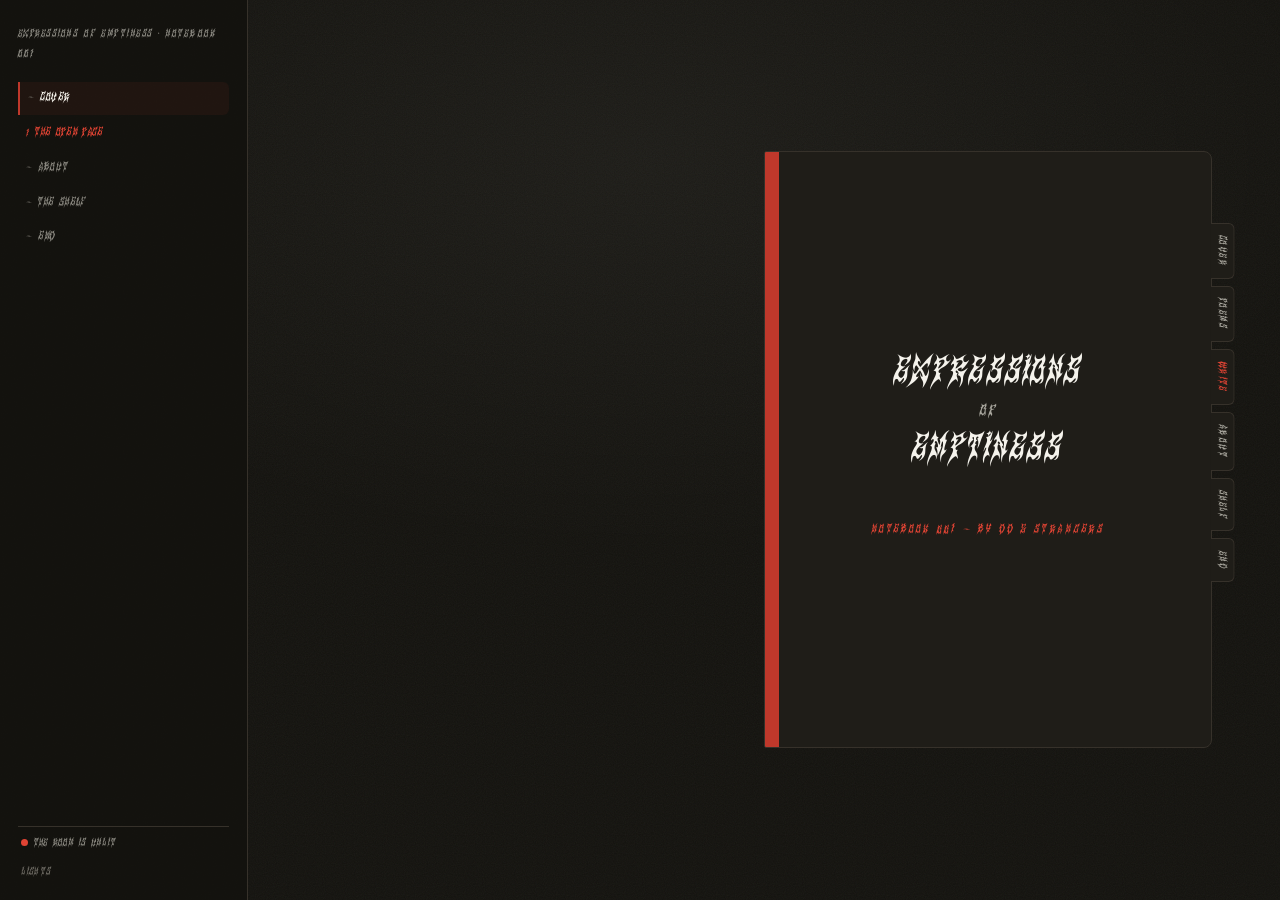
<file: index.html>
<!DOCTYPE html>
<html lang="en">
<head>
  <meta charset="utf-8">
  <meta name="viewport" content="width=device-width, initial-scale=1">
  <title>expressions of emptiness</title>
  <meta name="description" content="A living communal notebook of poetry. Watch the pages fill; hold the pen.">

  <meta property="og:title" content="expressions of emptiness">
  <meta property="og:description" content="A living communal notebook of poetry.">
  <meta property="og:type" content="website">
  <meta property="og:url" content="https://expressions-of-emptiness.com">

  <link rel="icon" href="assets/favicon.svg" type="image/svg+xml">
  <link rel="preload" href="fonts/Swinger.woff2" as="font" type="font/woff2" crossorigin>
  <link rel="stylesheet" href="styles.css">
  <script>
    /* theme before paint — no flash */
    (function () {
      var t = localStorage.getItem('eoe_theme');
      if (t === 'light') document.documentElement.setAttribute('data-theme', 'light');
    })();
  </script>
</head>
<body>

  <aside class="pane" id="pane" aria-label="contents"></aside>

  <div class="corner right" id="cornerPresence"></div>

  <div class="book-wrap">
    <div class="book-col">
      <div id="book"></div>
    </div>
  </div>

  <script src="js/page-flip.browser.js"></script>
  <script>
  (function () {
    /* ---- config ---- */
    var WORKER_URL = "https://eoe-live.plotflow-io.workers.dev";
    var qs = new URLSearchParams(location.search);
    var wanted = (qs.get('notebook') || '001').replace(/[^0-9]/g, '') || '001';
    var isArchiveView = qs.has('notebook');

    var book = document.getElementById('book');
    var pane = document.getElementById('pane');
    var reduced = window.matchMedia('(prefers-reduced-motion: reduce)').matches;

    /* ---- lights ---- */
    function toggleLights() {
      var light = document.documentElement.getAttribute('data-theme') === 'light';
      if (light) { document.documentElement.removeAttribute('data-theme'); localStorage.setItem('eoe_theme', 'dark'); }
      else { document.documentElement.setAttribute('data-theme', 'light'); localStorage.setItem('eoe_theme', 'light'); }
    }

    /* ---- tiny DOM helpers ---- */
    function el(tag, cls, text) {
      var d = document.createElement(tag);
      if (cls) d.className = cls;
      if (text != null) d.textContent = text;
      return d;
    }

    /* ---- live client state ---- */
    var nb = null;            /* {id, pages, entries, open, pencil, presence} */
    var ws = null, wsOk = false, pendingTake = false, youHold = false;
    var pageInner = {};       /* page number -> .inner element */
    var chromeInner = {};     /* 'about'|'shelf'|'end' -> inner */
    var pageFlip = null, last = 0;

    function firstWords(entry) {
      var s = (entry.lines && entry.lines[0]) || '';
      s = s.replace(/^~/, '');
      return s.length > 26 ? s.slice(0, 26) + '…' : s;
    }

    /* ---------- page content renderers (update in place) ---------- */

    function renderEntry(inner, e) {
      inner.textContent = '';
      var poem = el('div', 'poem' + (e.lines.length > 9 ? ' long' : ''));
      e.lines.forEach(function (line) {
        var dim = line.charAt(0) === '~';
        poem.appendChild(el('p', dim ? 'dim' : null, dim ? line.slice(1) : line));
      });
      inner.appendChild(poem);
      inner.appendChild(el('p', 'sig', '— ' + (e.name || 'a stranger')));
      inner.appendChild(el('span', 'folio', String(e.n)));
    }

    function renderBlank(inner, n) {
      inner.textContent = '';
      inner.appendChild(el('p', 'waiting', isArchiveView ? '' : 'still empty'));
      inner.appendChild(el('span', 'folio', String(n)));
    }

    function renderLivePage(inner, n) {
      inner.textContent = '';
      var ghost = el('p', 'ghostline');
      ghost.id = 'ghostline';
      var body = el('div');
      body.id = 'livebody';
      inner.appendChild(ghost);
      inner.appendChild(body);
      inner.appendChild(el('span', 'folio', String(n)));
      paintLive();
    }

    function paintLive() {
      var ghost = document.getElementById('ghostline');
      var body = document.getElementById('livebody');
      if (!ghost || !body || !nb) return;

      if (isArchiveView) { ghost.textContent = ''; return; }

      if (!wsOk) {
        ghost.textContent = 'the pen is quiet tonight';
        body.textContent = '';
        return;
      }
      if (youHold) {
        ghost.textContent = '✎ the pen is yours — quiet sets the page';
        if (!document.getElementById('liveedit')) {
          body.textContent = '';
          var ta = el('textarea', 'liveedit');
          ta.id = 'liveedit'; ta.maxLength = 1000;
          ta.placeholder = 'write…';
          ta.rows = 2;
          ta.addEventListener('input', function () {   /* grow with the words */
            ta.style.height = 'auto';
            ta.style.height = ta.scrollHeight + 'px';
          });
          var sg = el('input', 'livesign');
          sg.id = 'livesign'; sg.maxLength = 40; sg.type = 'text';
          sg.placeholder = 'signed (optional)';
          ['pointerdown','mousedown','touchstart'].forEach(function (ev) {
            ta.addEventListener(ev, function (e) { e.stopPropagation(); });
            sg.addEventListener(ev, function (e) { e.stopPropagation(); });
          });
          var t = null;
          ta.addEventListener('input', function () {
            clearTimeout(t);
            t = setTimeout(function () { send({ t: 'write', text: ta.value }); }, 250);
          });
          sg.addEventListener('change', function () { send({ t: 'sign', name: sg.value }); });
          body.appendChild(ta); body.appendChild(sg);
          ta.focus();
        }
      } else if (nb.pencil && nb.pencil.text !== undefined && nb.pencil.text !== null && penHeld) {
        ghost.innerHTML = '✎ <b>a stranger</b> is writing';
        body.textContent = '';
        var txt = nb.pencil.text || '';
        var p = el('div', 'pencil' + (txt.split('\n').length > 9 ? ' long' : ''), txt);
        p.appendChild(el('span', 'caret'));
        body.appendChild(p);
      } else {
        ghost.textContent = 'the pen is free — touch the page to write';
        body.textContent = '';
      }
    }

    var penHeld = false;

    /* ---------- build the whole book ---------- */

    function page(cls) {
      var p = el('div', 'page' + (cls ? ' ' + cls : ''));
      var inner = el('div', 'inner');
      p.appendChild(inner);
      return { p: p, inner: inner };
    }

    function build(archive) {
      var frag = document.createDocumentFragment();

      var cover = page('cover');
      var mark = el('div', 'mark');
      ['expressions', 'of', 'emptiness'].forEach(function (w, i) {
        mark.appendChild(el('span', i === 1 ? 'of' : null, w));
      });
      cover.inner.appendChild(mark);
      cover.inner.appendChild(el('p', 'open-hint',
        isArchiveView ? 'notebook ' + nb.id + ' — archived' : 'notebook ' + nb.id + ' — by dd & strangers'));
      frag.appendChild(cover.p);

      var byN = {};
      nb.entries.forEach(function (e) { byN[e.n] = e; });
      for (var n = 1; n <= nb.pages; n++) {
        var pg = page(n % 2 === 0 ? '-back' : null);
        pageInner[n] = pg.inner;
        if (byN[n]) renderEntry(pg.inner, byN[n]);
        else if (n === nb.open && !isArchiveView) renderLivePage(pg.inner, n);
        else renderBlank(pg.inner, n);
        frag.appendChild(pg.p);
      }

      var ab = page(null);
      chromeInner.about = ab.inner;
      var abPoem = el('div', 'poem about');
      abPoem.appendChild(el('p', 'dim', 'about'));
      abPoem.appendChild(el('p', null, 'a living notebook of poetry.'));
      var ap = el('p');
      ap.innerHTML = 'anyone may hold the pen.<br>words appear as they are written;<br>quiet sets them in ink.<br>when all ' + nb.pages + ' pages are full,<br>the notebook is shelved.';
      abPoem.appendChild(ap);
      ab.inner.appendChild(abPoem);
      ab.inner.appendChild(el('span', 'folio', 'about'));
      frag.appendChild(ab.p);

      var sh = page(null);
      chromeInner.shelf = sh.inner;
      var shPoem = el('div', 'poem about');
      shPoem.appendChild(el('p', 'dim', 'the shelf'));
      if (archive.notebooks && archive.notebooks.length) {
        var list = el('div', 'shelf');
        archive.notebooks.forEach(function (a) {
          var link = el('a', null, 'notebook ' + a.id + ' — ' + (a.filled || ''));
          link.href = '?notebook=' + a.id;
          list.appendChild(link);
        });
        shPoem.appendChild(list);
      } else {
        shPoem.appendChild(el('p', null, 'no notebooks filled yet.'));
        shPoem.appendChild(el('p', 'dim', 'this one is the first.'));
      }
      if (isArchiveView) {
        var backL = el('a', 'backlink', 'return to the open notebook');
        backL.href = location.pathname;
        shPoem.appendChild(backL);
      }
      sh.inner.appendChild(shPoem);
      sh.inner.appendChild(el('span', 'folio', 'shelf'));
      frag.appendChild(sh.p);

      var end = page('endpage');
      chromeInner.end = end.inner;
      var nav2 = el('nav');
      var mail = el('a', null, 'contact');
      mail.href = 'mailto:dyson@plotflow.io';
      nav2.appendChild(mail);
      end.inner.appendChild(nav2);
      end.inner.appendChild(el('p', 'fin', 'expressions of emptiness — by dd & strangers'));
      frag.appendChild(end.p);

      book.appendChild(frag);
    }

    /* ---------- contents pane ---------- */

    function idxFor(target) {
      if (target === 'cover') return 0;
      if (target === 'about') return nb.pages + 1;
      if (target === 'shelf') return nb.pages + 2;
      if (target === 'end') return last;
      return target; /* page number */
    }
    function go(target) {
      pageFlip.turnToPage(idxFor(target));
      renderPane();
    }

    function renderPane() {
      pane.textContent = '';
      pane.appendChild(el('p', 'ttl', 'expressions of emptiness · notebook ' + nb.id));
      var cur = pageFlip ? pageFlip.getCurrentPageIndex() : 0;

      function row(label, target, opts) {
        opts = opts || {};
        var a = el('a', opts.cls || null);
        if (opts.pg != null) a.appendChild(el('span', 'pg', String(opts.pg)));
        a.appendChild(document.createTextNode(label));
        var ti = idxFor(target);
        if (!opts.cls && ti === cur) a.classList.add('on');
        a.addEventListener('click', function () { go(target); });
        pane.appendChild(a);
      }

      row('cover', 'cover', { pg: '—' });
      nb.entries.forEach(function (e) { row(firstWords(e), e.n, { pg: e.n }); });
      if (!isArchiveView && nb.open) {
        var liveLabel = !wsOk ? 'the open page'
          : penHeld ? 'a stranger is writing…'
          : 'the pen is free…';
        row(liveLabel, nb.open, { pg: nb.open, cls: 'live' });
      }
      row('about', 'about', { pg: '—' });
      row('the shelf', 'shelf', { pg: '—' });
      row('end', 'end', { pg: '—' });

      pane.appendChild(el('div', 'gap'));

      var pres = el('p', 'presence');
      pres.appendChild(el('span', 'dot'));
      pres.appendChild(document.createTextNode(presenceLine()));
      pane.appendChild(pres);

      var ops = el('div', 'paneops');
      var bl = el('button', null, 'lights');
      bl.addEventListener('click', toggleLights);
      ops.appendChild(bl);
      pane.appendChild(ops);

      var corner = document.getElementById('cornerPresence');
      corner.textContent = '';
      if (wsOk) {
        corner.appendChild(el('span', 'dot'));
        corner.appendChild(document.createTextNode(String(nb.presence || 1)));
      }
    }

    function presenceLine() {
      if (!wsOk) return 'the room is unlit';
      var c = nb.presence || 1;
      if (c <= 1) return 'you are here alone';
      if (c === 2) return 'one stranger is here with you';
      return c - 1 + ' strangers are here with you';
    }

    /* ---------- websocket ---------- */

    function send(m) { if (ws && ws.readyState === 1) ws.send(JSON.stringify(m)); }

    function connect() {
      if (!WORKER_URL || isArchiveView) return;
      var wsUrl = WORKER_URL.replace(/^http/, 'ws') + '/nb/' + wanted + '/live';
      ws = new WebSocket(wsUrl);
      ws.onopen = function () { wsOk = true; };
      ws.onclose = function () {
        wsOk = false; youHold = false; penHeld = false;
        paintLive(); renderPane();
        setTimeout(connect, 3000);
      };
      ws.onmessage = function (evt) {
        var m; try { m = JSON.parse(evt.data); } catch (_) { return; }
        if (m.t === 'state') {
          nb.entries = m.entries; nb.presence = m.presence;
          penHeld = !!(m.pencil);
          if (m.pencil) nb.pencil = m.pencil;
          syncOpen(m.open);
          renderPane();
        } else if (m.t === 'presence') {
          nb.presence = m.count; renderPane();
        } else if (m.t === 'pencil') {
          nb.pencil = { n: m.n, text: m.text }; penHeld = true;
          if (!youHold) paintLive();
          renderPane();
        } else if (m.t === 'pen') {
          penHeld = m.held;
          if (m.held && pendingTake) { youHold = true; pendingTake = false; }
          if (!m.held) { youHold = false; nb.pencil = null; }
          paintLive(); renderPane();
        } else if (m.t === 'ink') {
          nb.entries.push(m.entry);
          youHold = false; penHeld = false; nb.pencil = null;
          if (pageInner[m.entry.n]) renderEntry(pageInner[m.entry.n], m.entry);
          syncOpen(m.open);
          renderPane();
        } else if (m.t === 'deny') {
          pendingTake = false;
          var g = document.getElementById('ghostline');
          if (g) { g.textContent = m.reason; setTimeout(paintLive, 4000); }
        }
      };
    }

    function syncOpen(open) {
      if (open === nb.open) { paintLive(); return; }
      var old = nb.open;
      nb.open = open;
      if (old && pageInner[old] && !nb.entries.some(function (e) { return e.n === old; })) {
        renderBlank(pageInner[old], old);
      }
      if (open && pageInner[open]) renderLivePage(pageInner[open], open);
    }

    /* ---------- boot ---------- */

    function fetchState() {
      if (WORKER_URL && !isArchiveView) {
        return fetch(WORKER_URL + '/nb/' + wanted).then(function (r) {
          if (!r.ok) throw new Error('engine ' + r.status);
          return r.json();
        }).catch(function () {
          return fetch('data/notebook-' + wanted + '.json').then(function (r) { return r.json(); });
        });
      }
      return fetch('data/notebook-' + wanted + '.json').then(function (r) {
        if (!r.ok) throw new Error('no notebook ' + wanted);
        return r.json();
      });
    }

    Promise.all([
      fetchState(),
      fetch('data/archive.json').then(function (r) { return r.ok ? r.json() : { notebooks: [] }; })
    ]).then(function (res) {
      nb = res[0];
      nb.pages = nb.pages || 48;
      nb.entries = nb.entries || [];
      if (nb.open === undefined) {
        var taken = {};
        nb.entries.forEach(function (e) { taken[e.n] = 1; });
        nb.open = null;
        for (var i = 1; i <= nb.pages; i++) if (!taken[i]) { nb.open = i; break; }
      }

      build(res[1]);

      pageFlip = new St.PageFlip(book, {
        width: 375, height: 500,
        size: 'stretch',
        minWidth: 260, maxWidth: 520,
        minHeight: 340, maxHeight: 700,
        usePortrait: true,
        showCover: true,
        maxShadowOpacity: 0.12,
        flippingTime: reduced ? 1 : 800,
        mobileScrollSupport: false,
        showPageCorners: true,
        disableFlipByClick: true
      });
      pageFlip.loadFromHTML(document.querySelectorAll('.page'));
      window.pageFlip = pageFlip;
      last = pageFlip.getPageCount() - 1;

      document.addEventListener('keydown', function (e) {
        if (e.target.tagName === 'TEXTAREA' || e.target.tagName === 'INPUT') return;
        if (e.key === 'ArrowRight' || e.key === ' ') { pageFlip.flipNext(); e.preventDefault(); }
        else if (e.key === 'ArrowLeft') { pageFlip.flipPrev(); e.preventDefault(); }
      });
      pageFlip.on('flip', function () { renderPane(); });

      /* touch the open page to take the pen */
      book.addEventListener('click', function (e) {
        if (!wsOk || youHold || penHeld) return;
        var inner = pageInner[nb.open];
        if (inner && inner.contains(e.target)) {
          pendingTake = true;
          send({ t: 'take' });
        }
      });

      /* fore-edge tabs (immersion navigation) */
      var tabs = [
        { label: 'cover', at: 'cover' },
        { label: 'poems', at: 1 },
        { label: 'write', at: null, cls: 'write' }, /* resolved at click: open page */
        { label: 'about', at: 'about' },
        { label: 'shelf', at: 'shelf' },
        { label: 'end', at: 'end' }
      ];
      var rail = el('nav', 'tabs');
      rail.setAttribute('aria-label', 'sections');
      tabs.forEach(function (t) {
        if (t.cls === 'write' && (isArchiveView || !nb.open)) return;
        var b = el('button', t.cls || null, t.label);
        b.type = 'button';
        b.addEventListener('click', function () {
          go(t.cls === 'write' ? nb.open : t.at);
        });
        rail.appendChild(b);
      });
      document.querySelector('.book-col').appendChild(rail);

      renderPane();
      connect();
    }).catch(function (err) {
      book.textContent = 'could not open the notebook. (' + err.message + ')';
      book.className = 'bookerror';
    });
  })();
  </script>

</body>
</html>
</file>
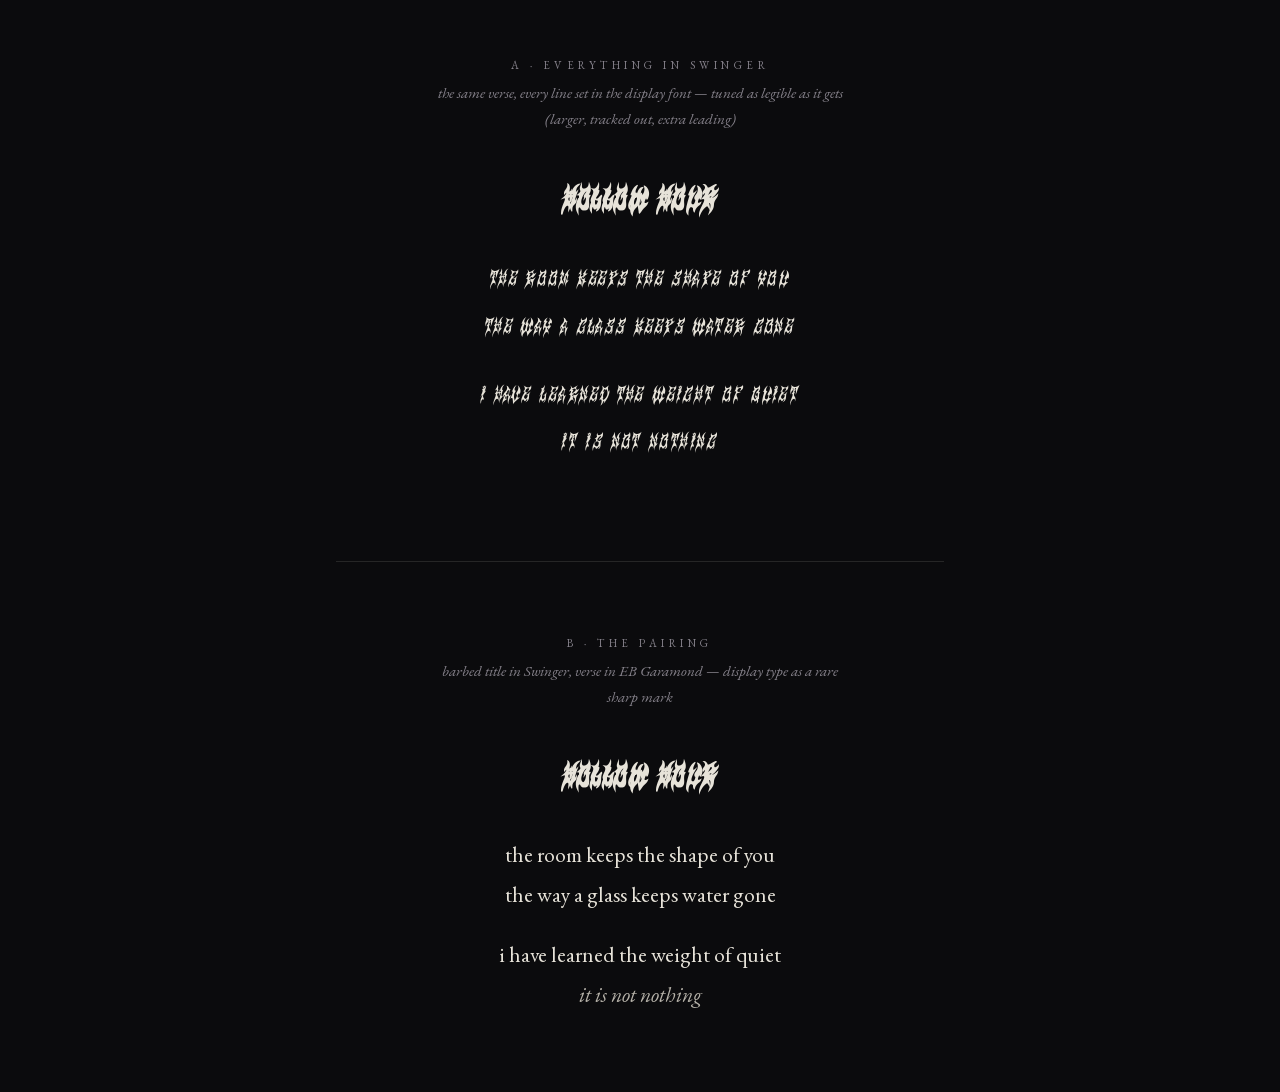
<file: compare.html>
<!DOCTYPE html>
<html lang="en">
<head>
<meta charset="utf-8">
<meta name="viewport" content="width=device-width, initial-scale=1">
<title>Swinger comparison</title>
<style>
@font-face{font-family:"Swinger";src:url("fonts/Swinger.woff2") format("woff2");font-display:swap}
@font-face{font-family:"EB Garamond";src:url("fonts/ebgaramond-regular.woff2") format("woff2");font-weight:400;font-style:normal}
@font-face{font-family:"EB Garamond";src:url("fonts/ebgaramond-italic.woff2") format("woff2");font-weight:400;font-style:italic}
:root{--void:#0b0b0d;--bone:#e7e3d9;--bone-dim:#b7b3aa;--ash:#86828b;--hair:rgba(231,227,217,.12)}
*{box-sizing:border-box}
body{margin:0;background:var(--void);color:var(--bone);font-family:"EB Garamond",Georgia,serif;line-height:1.7}
.col{max-width:38rem;margin:0 auto;padding:3.5rem 1.5rem}
.tag{font-size:.7rem;letter-spacing:.4em;text-transform:uppercase;color:var(--ash);text-align:center;margin:0 0 .4rem}
.note{color:var(--ash);font-size:.95rem;text-align:center;font-style:italic;margin:0 0 2.4rem;max-width:26rem;margin-inline:auto}
hr{border:0;border-top:1px solid var(--hair);max-width:38rem;margin:1rem auto}

/* ---- A: everything in Swinger (tuned as hard as it'll go for reading) ---- */
.sw .title{font-family:"Swinger";font-size:2.2rem;text-align:center;margin:0 0 1.6rem;letter-spacing:.03em}
.sw .body{font-family:"Swinger";text-align:center;font-size:1.45rem;line-height:2.05;letter-spacing:.06em}
.sw .body p{margin:0 0 1.3rem}

/* ---- B: the pairing (Swinger title, Garamond verse) ---- */
.pair .title{font-family:"Swinger";font-size:2.2rem;text-align:center;margin:0 0 1.6rem;letter-spacing:.03em}
.pair .body{text-align:center;font-size:1.35rem;line-height:1.85}
.pair .body p{margin:0 0 1.3rem}
.pair .body em{color:var(--bone-dim)}
</style>
</head>
<body>

<div class="col sw">
  <p class="tag">A · everything in Swinger</p>
  <p class="note">the same verse, every line set in the display font — tuned as legible as it gets (larger, tracked out, extra leading)</p>
  <h2 class="title">hollow hour</h2>
  <div class="body">
    <p>the room keeps the shape of you<br>the way a glass keeps water gone</p>
    <p>i have learned the weight of quiet<br>it is not nothing</p>
  </div>
</div>

<hr>

<div class="col pair">
  <p class="tag">B · the pairing</p>
  <p class="note">barbed title in Swinger, verse in EB Garamond — display type as a rare sharp mark</p>
  <h2 class="title">hollow hour</h2>
  <div class="body">
    <p>the room keeps the shape of you<br>the way a glass keeps water gone</p>
    <p>i have learned the weight of quiet<br><em>it is not nothing</em></p>
  </div>
</div>

</body>
</html>
</file>
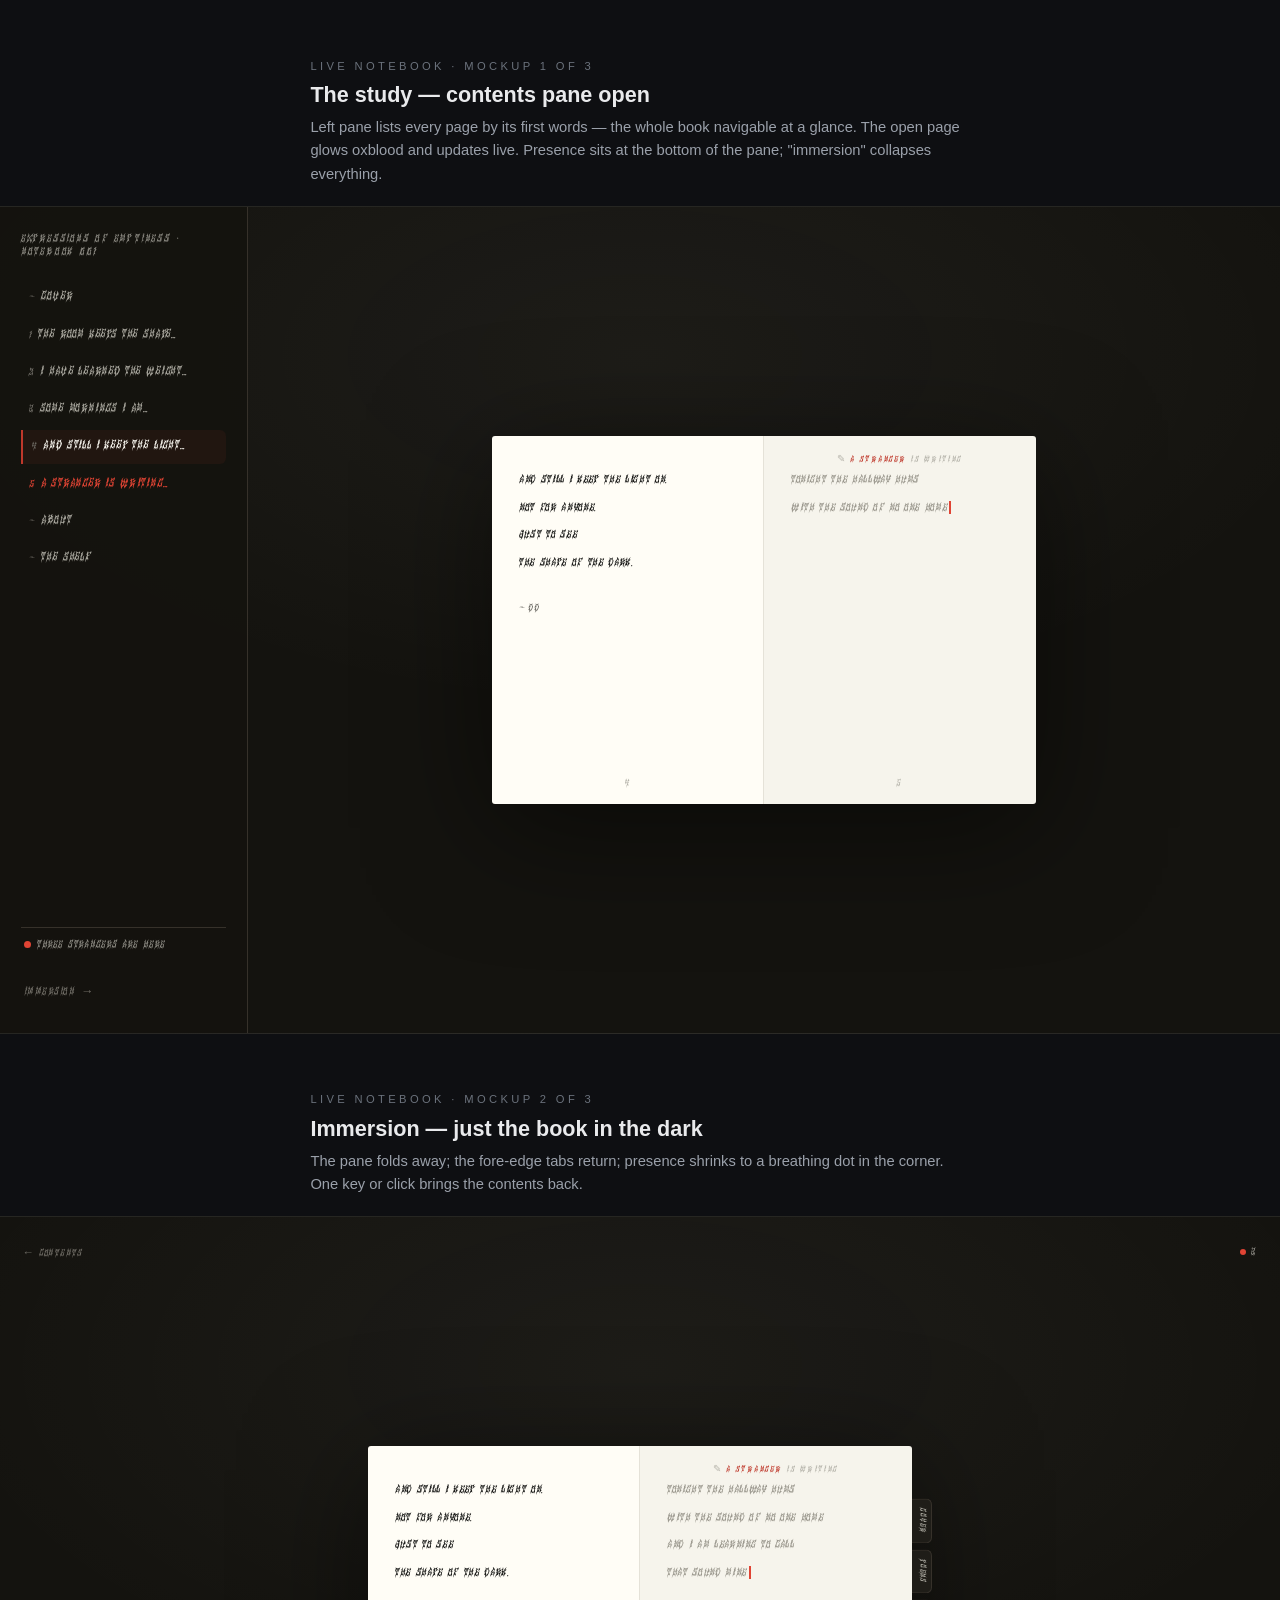
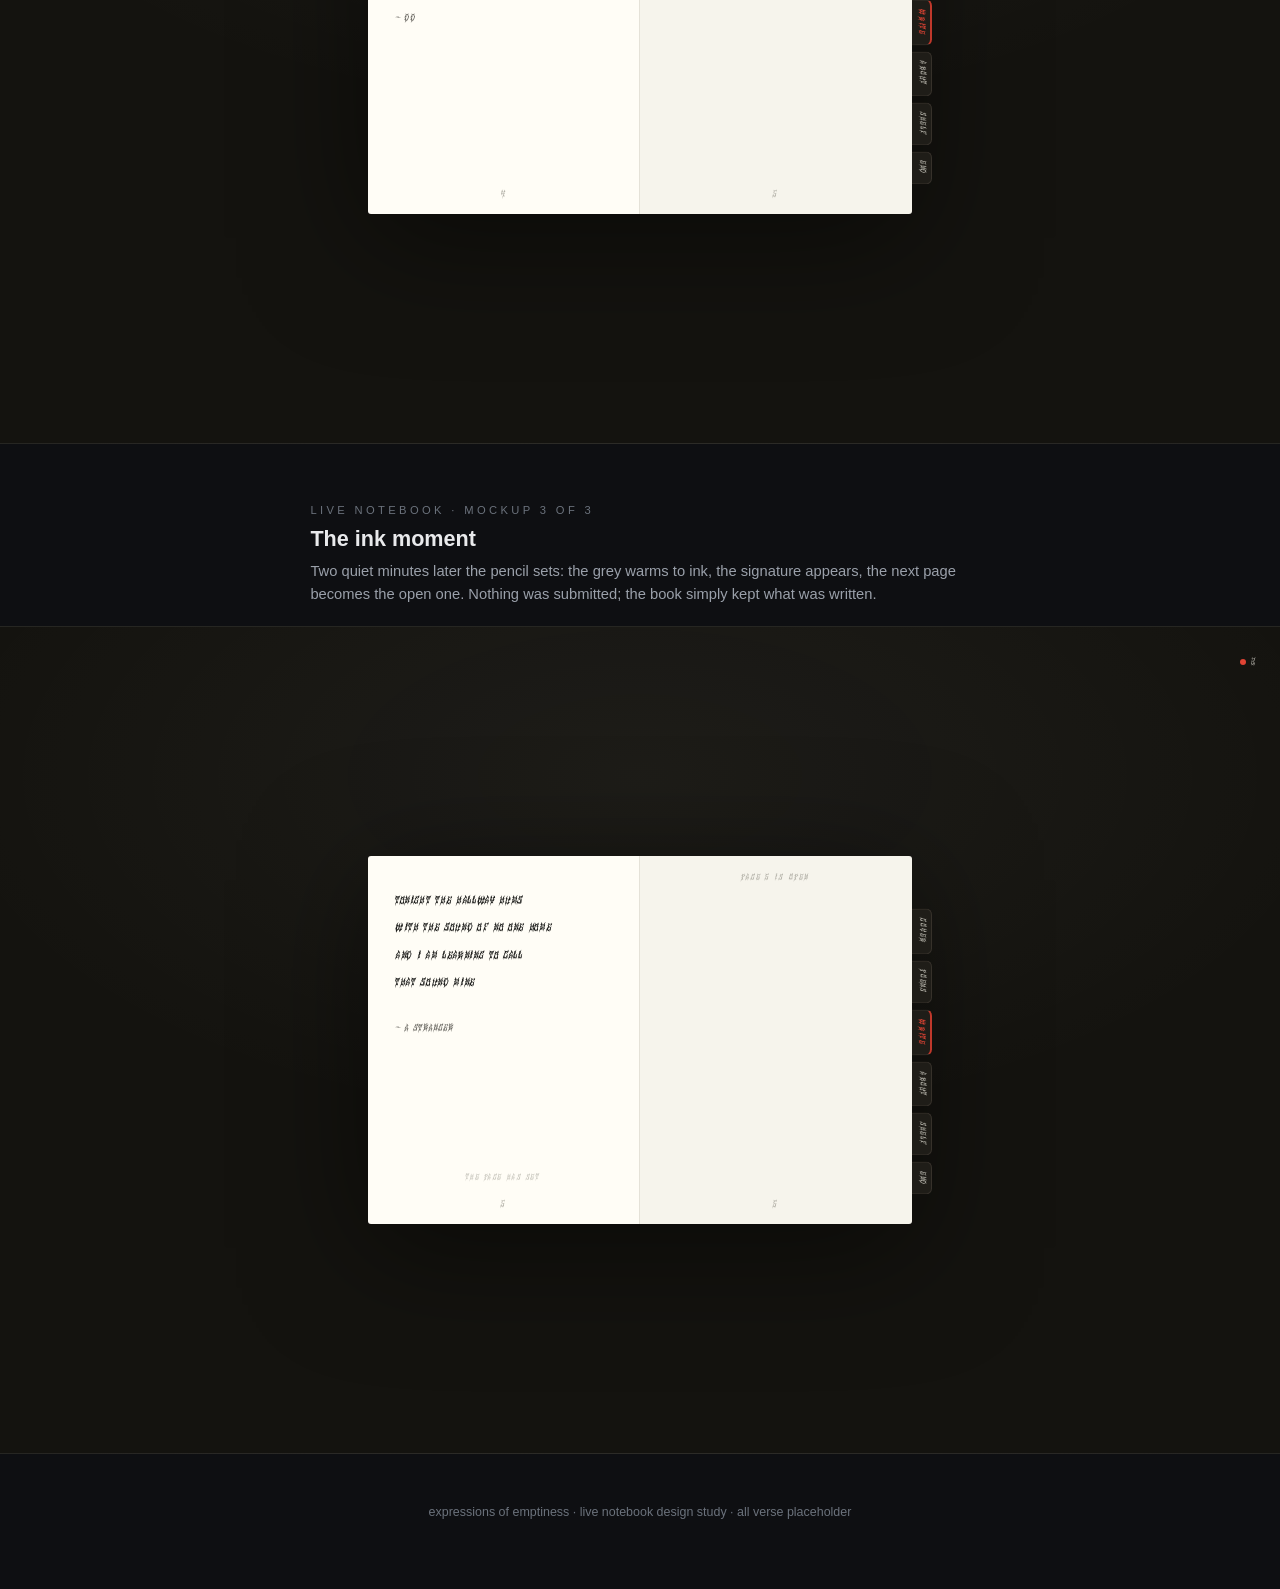
<file: mockups/live.html>
<!DOCTYPE html>
<html lang="en">
<head>
<meta charset="utf-8">
<meta name="viewport" content="width=device-width, initial-scale=1">
<title>eoe — live notebook mockups</title>
<style>
@font-face{font-family:"Swinger";src:url([data-uri]) format("woff2");font-display:swap}
:root{
  --ground:#14130f;--card:#1f1d18;--panel:#262320;--hairline:#36312a;
  --oxblood:#bf382b;--oxblood-bright:#e04434;
  --near-white:#f5f3ec;--gloss:#a8a69d;--dim:#8a8880;--muted:#6e6b64;
  --paper:#fffdf6;--paper-back:#f6f4ec;--ink:#1c1c1a;--ink-dim:#6f6d67;--pencil:#9b988e;
  --d:"Swinger","Georgia",serif;
  --sans:-apple-system,BlinkMacSystemFont,"Segoe UI",Arial,sans-serif;
}
*{box-sizing:border-box}
body{margin:0;background:#0e0f12;color:#e9eaec;font-family:var(--sans);-webkit-font-smoothing:antialiased}

.cap{max-width:44rem;margin:0 auto;padding:clamp(2.2rem,6vw,3.6rem) 1.4rem 1.2rem}
.cap .n{font-size:.7rem;letter-spacing:.3em;text-transform:uppercase;color:#6b727c}
.cap h2{margin:.4rem 0 .5rem;font-size:1.35rem;font-weight:600}
.cap p{margin:0;color:#9aa0aa;font-size:.92rem;line-height:1.6}

.frame{position:relative;height:92vh;min-height:560px;overflow:hidden;border-top:1px solid rgba(255,255,255,.08);border-bottom:1px solid rgba(255,255,255,.08);
  background:radial-gradient(90% 70% at 50% 18%,rgba(245,243,236,.045),transparent 62%),var(--ground);font-family:var(--d)}

/* ---------- contents pane ---------- */
.pane{position:absolute;left:0;top:0;bottom:0;width:15.5rem;background:rgba(20,19,15,.92);
  border-right:1px solid var(--hairline);padding:1.6rem 1.3rem;display:flex;flex-direction:column;gap:.2rem}
.pane .ttl{color:var(--dim);font-size:.8rem;letter-spacing:.14em;margin:0 0 1.2rem}
.pane a{display:block;text-decoration:none;color:var(--gloss);font-size:.86rem;letter-spacing:.06em;
  padding:.42rem .5rem;border-radius:6px;line-height:1.5}
.pane a:hover{color:var(--near-white);background:rgba(255,255,255,.04)}
.pane a.on{color:var(--near-white);border-left:2px solid var(--oxblood);border-radius:0 6px 6px 0;background:rgba(191,56,43,.07)}
.pane a .pg{color:var(--muted);font-size:.72rem;margin-right:.5em}
.pane a.live .pg{color:var(--oxblood-bright)}
.pane a.live{color:var(--oxblood-bright)}
.pane .gap{flex:1}
.pane .presence{color:var(--dim);font-size:.78rem;letter-spacing:.08em;padding:.6rem .2rem;border-top:1px solid var(--hairline)}
.pane .presence .dot{display:inline-block;width:7px;height:7px;border-radius:50%;background:var(--oxblood-bright);margin-right:.5em;animation:pulse 2.4s ease-in-out infinite}
@keyframes pulse{0%,100%{opacity:.5}50%{opacity:1}}
.pane .immerse{all:unset;cursor:pointer;color:var(--muted);font-size:.78rem;letter-spacing:.12em;padding:.5rem .2rem}
.pane .immerse:hover{color:var(--oxblood-bright)}

/* ---------- book ---------- */
.deskbook{position:absolute;top:50%;transform:translateY(-50%);display:flex;filter:drop-shadow(0 24px 60px rgba(0,0,0,.5))}
.f1 .deskbook{left:calc(15.5rem + (100% - 15.5rem)/2);transform:translate(-50%,-50%)}
.f2 .deskbook,.f3 .deskbook{left:50%;transform:translate(-50%,-50%)}
.pg-l,.pg-r{width:17rem;height:23rem;padding:1.9rem 1.7rem;position:relative}
.pg-l{background:var(--paper);border-radius:3px 0 0 3px;border-right:1px solid #e5e2d8}
.pg-r{background:var(--paper-back);border-radius:0 3px 3px 0}
.verse{color:var(--ink);font-size:.82rem;line-height:2.1;letter-spacing:.05em}
.verse .dm{color:var(--ink-dim)}
.verse .sig{color:var(--ink-dim);font-size:.72rem;margin-top:1.2rem}
.folio{position:absolute;bottom:.9rem;left:0;right:0;text-align:center;color:#b5b3aa;font-size:.66rem;letter-spacing:.2em}

/* live pencil page */
.pencil{color:var(--pencil);font-size:.82rem;line-height:2.1;letter-spacing:.05em}
.caret{display:inline-block;width:2px;height:1em;background:var(--oxblood-bright);vertical-align:text-bottom;animation:blink 1.1s steps(1) infinite;margin-left:1px}
@keyframes blink{50%{opacity:0}}
.ghostline{position:absolute;top:1rem;left:0;right:0;text-align:center;color:#b5b3aa;font-size:.64rem;letter-spacing:.18em}
.ghostline b{color:var(--oxblood);font-weight:400}
.setline{position:absolute;bottom:2.6rem;left:0;right:0;text-align:center;color:#c9c7be;font-size:.6rem;letter-spacing:.16em}

/* fore-edge tabs (immersion) */
.etabs{position:absolute;left:calc(50% + 17rem);top:50%;transform:translateY(-46%);display:flex;flex-direction:column;gap:6px}
.etabs span{writing-mode:vertical-rl;background:var(--card);border:1px solid var(--hairline);border-left:0;
  border-radius:0 6px 6px 0;color:var(--gloss);font-size:.62rem;letter-spacing:.12em;padding:.55rem .22rem}
.etabs .on{color:var(--near-white);border-right:2px solid var(--oxblood)}
.etabs .wr{color:var(--oxblood-bright)}
.corner-presence{position:absolute;top:1.1rem;right:1.4rem;color:var(--dim);font-size:.72rem;letter-spacing:.1em}
.corner-presence .dot{display:inline-block;width:6px;height:6px;border-radius:50%;background:var(--oxblood-bright);margin-right:.45em;animation:pulse 2.4s ease-in-out infinite}
.reveal{position:absolute;top:1.1rem;left:1.4rem;color:var(--muted);font-size:.72rem;letter-spacing:.12em}

.foot{padding:2.4rem 1.4rem 3.6rem;text-align:center;color:#6b727c;font-size:.78rem}
</style>
</head>
<body>

<div class="cap">
  <p class="n">live notebook &middot; mockup 1 of 3</p>
  <h2>The study — contents pane open</h2>
  <p>Left pane lists every page by its first words — the whole book navigable at a glance. The open page glows oxblood and updates live. Presence sits at the bottom of the pane; "immersion" collapses everything.</p>
</div>
<section class="frame f1">
  <aside class="pane">
    <p class="ttl">expressions of emptiness &middot; notebook 001</p>
    <a><span class="pg">&mdash;</span>cover</a>
    <a><span class="pg">1</span>the room keeps the shape&hellip;</a>
    <a><span class="pg">2</span>i have learned the weight&hellip;</a>
    <a><span class="pg">3</span>some mornings i am&hellip;</a>
    <a class="on"><span class="pg">4</span>and still i keep the light&hellip;</a>
    <a class="live"><span class="pg">5</span>a stranger is writing&hellip;</a>
    <a><span class="pg">&mdash;</span>about</a>
    <a><span class="pg">&mdash;</span>the shelf</a>
    <div class="gap"></div>
    <p class="presence"><span class="dot"></span>three strangers are here</p>
    <button class="immerse">immersion &rarr;</button>
  </aside>
  <div class="deskbook">
    <div class="pg-l">
      <div class="verse">and still i keep the light on.<br>not for anyone.<br>just to see<br>the shape of the dark.<div class="sig">&mdash; dd</div></div>
      <span class="folio">4</span>
    </div>
    <div class="pg-r">
      <div class="ghostline">&#9998; <b>a stranger</b> is writing</div>
      <div class="pencil">tonight the hallway hums<br>with the sound of no one home<span class="caret"></span></div>
      <span class="folio">5</span>
    </div>
  </div>
</section>

<div class="cap">
  <p class="n">live notebook &middot; mockup 2 of 3</p>
  <h2>Immersion — just the book in the dark</h2>
  <p>The pane folds away; the fore-edge tabs return; presence shrinks to a breathing dot in the corner. One key or click brings the contents back.</p>
</div>
<section class="frame f2">
  <p class="reveal">&larr; contents</p>
  <p class="corner-presence"><span class="dot"></span>3</p>
  <div class="deskbook">
    <div class="pg-l">
      <div class="verse">and still i keep the light on.<br>not for anyone.<br>just to see<br>the shape of the dark.<div class="sig">&mdash; dd</div></div>
      <span class="folio">4</span>
    </div>
    <div class="pg-r">
      <div class="ghostline">&#9998; <b>a stranger</b> is writing</div>
      <div class="pencil">tonight the hallway hums<br>with the sound of no one home<br>and i am learning to call<br>that sound mine<span class="caret"></span></div>
      <span class="folio">5</span>
    </div>
  </div>
  <div class="etabs"><span>cover</span><span>poems</span><span class="on wr">write</span><span>about</span><span>shelf</span><span>end</span></div>
</section>

<div class="cap">
  <p class="n">live notebook &middot; mockup 3 of 3</p>
  <h2>The ink moment</h2>
  <p>Two quiet minutes later the pencil sets: the grey warms to ink, the signature appears, the next page becomes the open one. Nothing was submitted; the book simply kept what was written.</p>
</div>
<section class="frame f3">
  <p class="corner-presence"><span class="dot"></span>3</p>
  <div class="deskbook">
    <div class="pg-l">
      <div class="verse">tonight the hallway hums<br>with the sound of no one home<br>and i am learning to call<br>that sound mine<div class="sig">&mdash; a stranger</div></div>
      <span class="folio">5</span>
      <div class="setline">the page has set</div>
    </div>
    <div class="pg-r">
      <div class="ghostline">page 6 is open</div>
      <span class="folio">6</span>
    </div>
  </div>
  <div class="etabs"><span>cover</span><span>poems</span><span class="on wr">write</span><span>about</span><span>shelf</span><span>end</span></div>
</section>

<p class="foot">expressions of emptiness &middot; live notebook design study &middot; all verse placeholder</p>

</body>
</html>
</file>
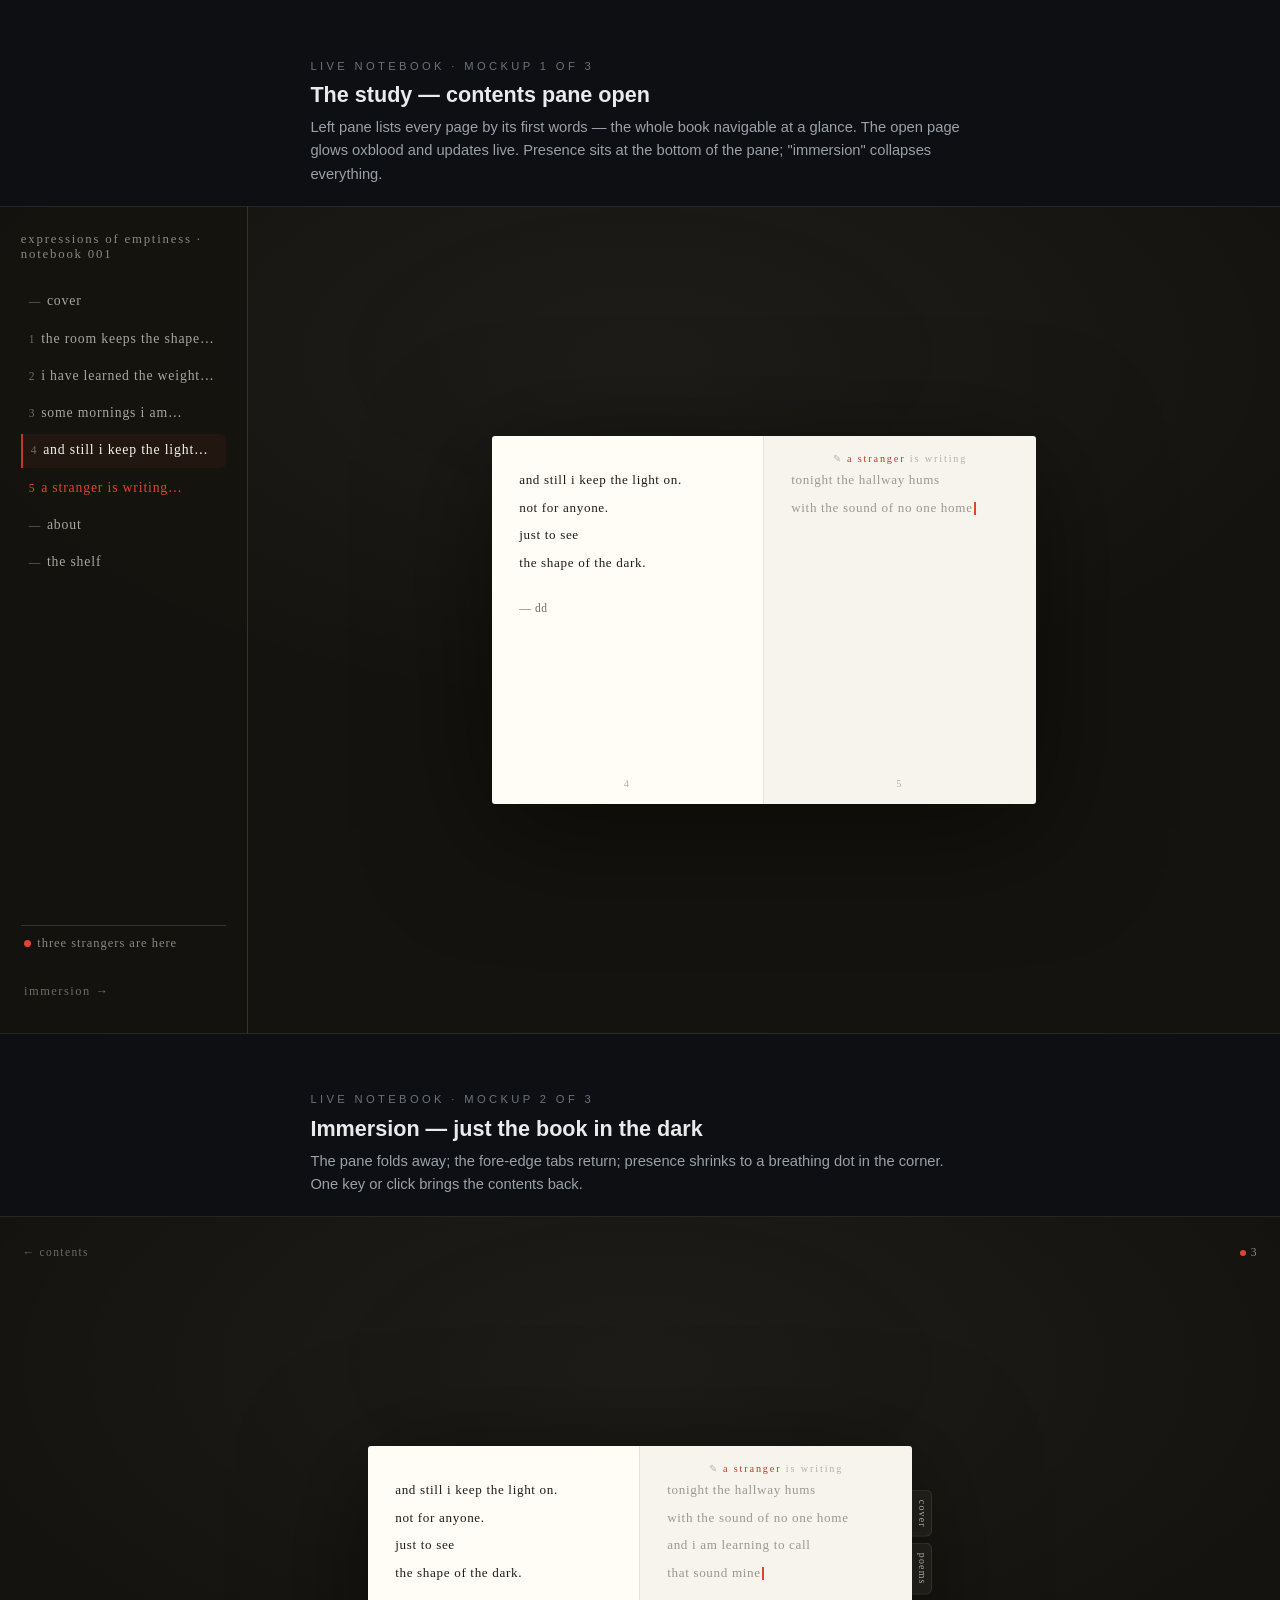
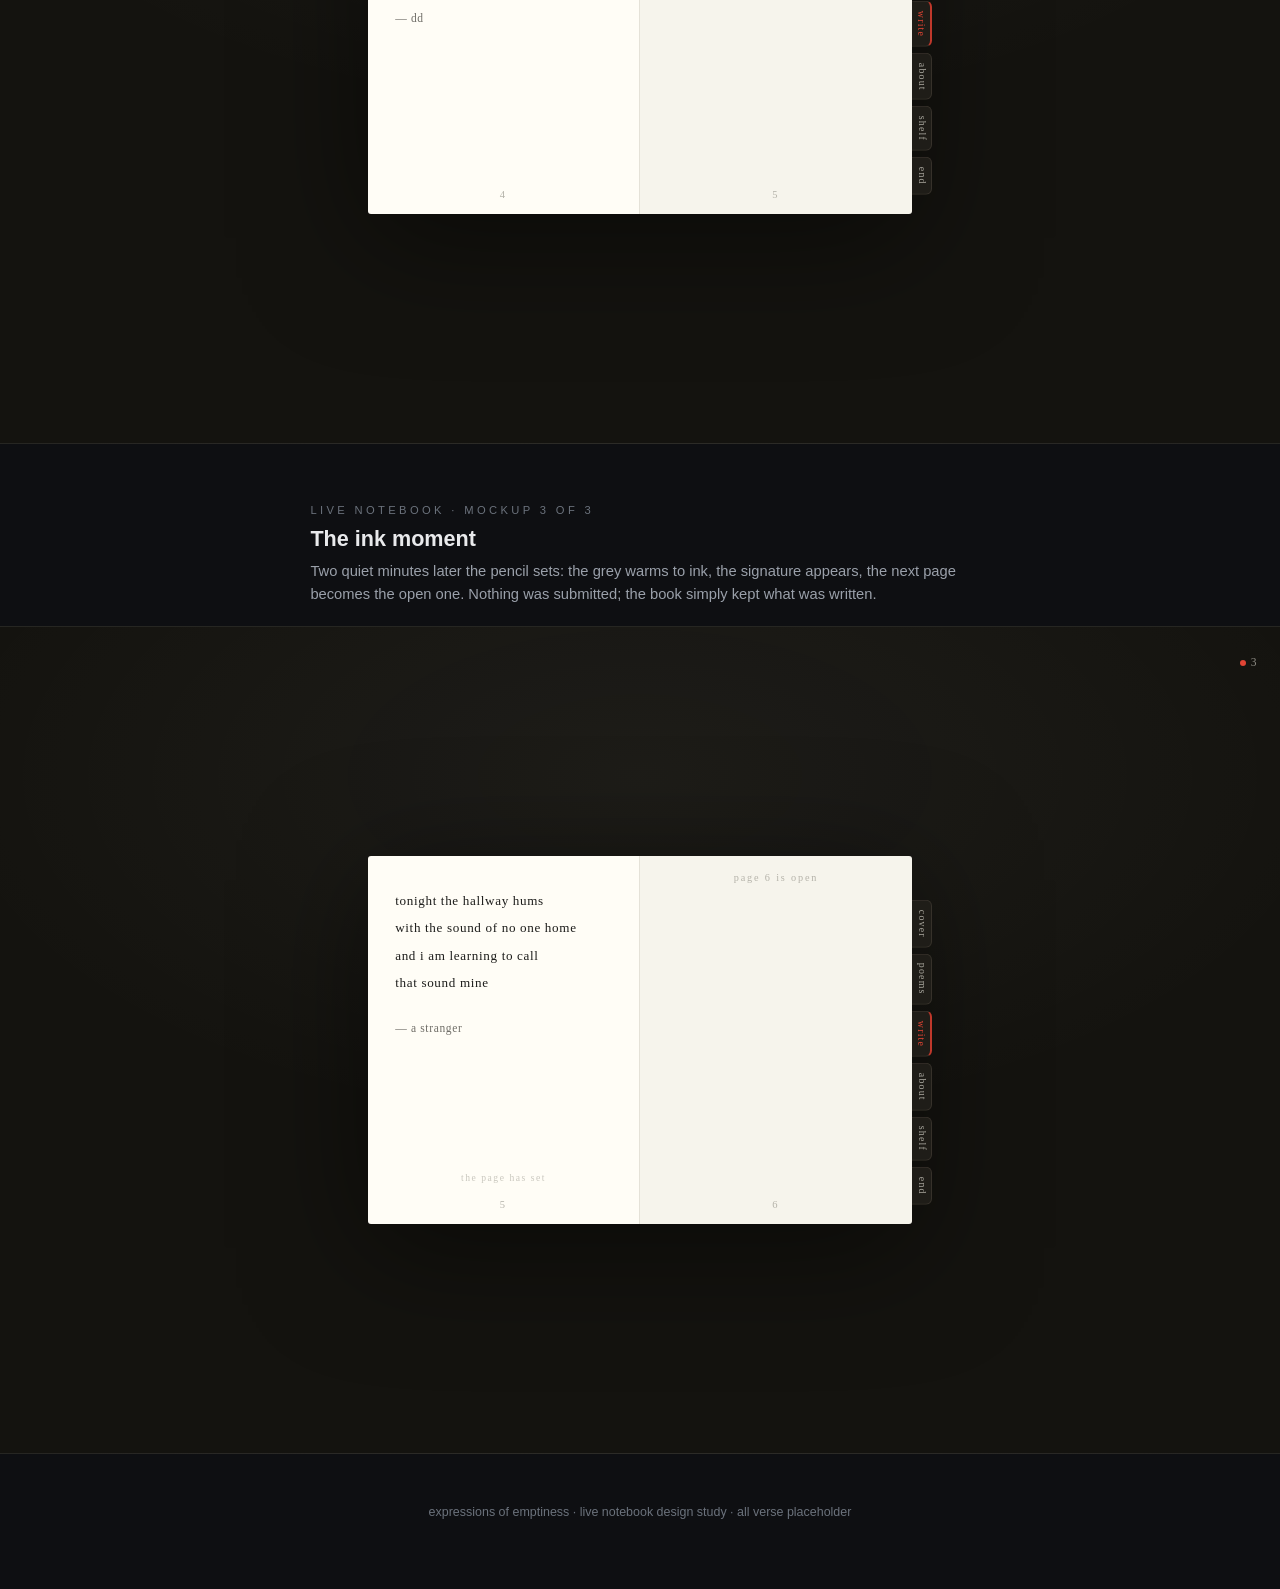
<file: mockups/live.src.html>
<!DOCTYPE html>
<html lang="en">
<head>
<meta charset="utf-8">
<meta name="viewport" content="width=device-width, initial-scale=1">
<title>eoe — live notebook mockups</title>
<style>
@font-face{font-family:"Swinger";src:url([data-uri]) format("woff2");font-display:swap}
:root{
  --ground:#14130f;--card:#1f1d18;--panel:#262320;--hairline:#36312a;
  --oxblood:#bf382b;--oxblood-bright:#e04434;
  --near-white:#f5f3ec;--gloss:#a8a69d;--dim:#8a8880;--muted:#6e6b64;
  --paper:#fffdf6;--paper-back:#f6f4ec;--ink:#1c1c1a;--ink-dim:#6f6d67;--pencil:#9b988e;
  --d:"Swinger","Georgia",serif;
  --sans:-apple-system,BlinkMacSystemFont,"Segoe UI",Arial,sans-serif;
}
*{box-sizing:border-box}
body{margin:0;background:#0e0f12;color:#e9eaec;font-family:var(--sans);-webkit-font-smoothing:antialiased}

.cap{max-width:44rem;margin:0 auto;padding:clamp(2.2rem,6vw,3.6rem) 1.4rem 1.2rem}
.cap .n{font-size:.7rem;letter-spacing:.3em;text-transform:uppercase;color:#6b727c}
.cap h2{margin:.4rem 0 .5rem;font-size:1.35rem;font-weight:600}
.cap p{margin:0;color:#9aa0aa;font-size:.92rem;line-height:1.6}

.frame{position:relative;height:92vh;min-height:560px;overflow:hidden;border-top:1px solid rgba(255,255,255,.08);border-bottom:1px solid rgba(255,255,255,.08);
  background:radial-gradient(90% 70% at 50% 18%,rgba(245,243,236,.045),transparent 62%),var(--ground);font-family:var(--d)}

/* ---------- contents pane ---------- */
.pane{position:absolute;left:0;top:0;bottom:0;width:15.5rem;background:rgba(20,19,15,.92);
  border-right:1px solid var(--hairline);padding:1.6rem 1.3rem;display:flex;flex-direction:column;gap:.2rem}
.pane .ttl{color:var(--dim);font-size:.8rem;letter-spacing:.14em;margin:0 0 1.2rem}
.pane a{display:block;text-decoration:none;color:var(--gloss);font-size:.86rem;letter-spacing:.06em;
  padding:.42rem .5rem;border-radius:6px;line-height:1.5}
.pane a:hover{color:var(--near-white);background:rgba(255,255,255,.04)}
.pane a.on{color:var(--near-white);border-left:2px solid var(--oxblood);border-radius:0 6px 6px 0;background:rgba(191,56,43,.07)}
.pane a .pg{color:var(--muted);font-size:.72rem;margin-right:.5em}
.pane a.live .pg{color:var(--oxblood-bright)}
.pane a.live{color:var(--oxblood-bright)}
.pane .gap{flex:1}
.pane .presence{color:var(--dim);font-size:.78rem;letter-spacing:.08em;padding:.6rem .2rem;border-top:1px solid var(--hairline)}
.pane .presence .dot{display:inline-block;width:7px;height:7px;border-radius:50%;background:var(--oxblood-bright);margin-right:.5em;animation:pulse 2.4s ease-in-out infinite}
@keyframes pulse{0%,100%{opacity:.5}50%{opacity:1}}
.pane .immerse{all:unset;cursor:pointer;color:var(--muted);font-size:.78rem;letter-spacing:.12em;padding:.5rem .2rem}
.pane .immerse:hover{color:var(--oxblood-bright)}

/* ---------- book ---------- */
.deskbook{position:absolute;top:50%;transform:translateY(-50%);display:flex;filter:drop-shadow(0 24px 60px rgba(0,0,0,.5))}
.f1 .deskbook{left:calc(15.5rem + (100% - 15.5rem)/2);transform:translate(-50%,-50%)}
.f2 .deskbook,.f3 .deskbook{left:50%;transform:translate(-50%,-50%)}
.pg-l,.pg-r{width:17rem;height:23rem;padding:1.9rem 1.7rem;position:relative}
.pg-l{background:var(--paper);border-radius:3px 0 0 3px;border-right:1px solid #e5e2d8}
.pg-r{background:var(--paper-back);border-radius:0 3px 3px 0}
.verse{color:var(--ink);font-size:.82rem;line-height:2.1;letter-spacing:.05em}
.verse .dm{color:var(--ink-dim)}
.verse .sig{color:var(--ink-dim);font-size:.72rem;margin-top:1.2rem}
.folio{position:absolute;bottom:.9rem;left:0;right:0;text-align:center;color:#b5b3aa;font-size:.66rem;letter-spacing:.2em}

/* live pencil page */
.pencil{color:var(--pencil);font-size:.82rem;line-height:2.1;letter-spacing:.05em}
.caret{display:inline-block;width:2px;height:1em;background:var(--oxblood-bright);vertical-align:text-bottom;animation:blink 1.1s steps(1) infinite;margin-left:1px}
@keyframes blink{50%{opacity:0}}
.ghostline{position:absolute;top:1rem;left:0;right:0;text-align:center;color:#b5b3aa;font-size:.64rem;letter-spacing:.18em}
.ghostline b{color:var(--oxblood);font-weight:400}
.setline{position:absolute;bottom:2.6rem;left:0;right:0;text-align:center;color:#c9c7be;font-size:.6rem;letter-spacing:.16em}

/* fore-edge tabs (immersion) */
.etabs{position:absolute;left:calc(50% + 17rem);top:50%;transform:translateY(-46%);display:flex;flex-direction:column;gap:6px}
.etabs span{writing-mode:vertical-rl;background:var(--card);border:1px solid var(--hairline);border-left:0;
  border-radius:0 6px 6px 0;color:var(--gloss);font-size:.62rem;letter-spacing:.12em;padding:.55rem .22rem}
.etabs .on{color:var(--near-white);border-right:2px solid var(--oxblood)}
.etabs .wr{color:var(--oxblood-bright)}
.corner-presence{position:absolute;top:1.1rem;right:1.4rem;color:var(--dim);font-size:.72rem;letter-spacing:.1em}
.corner-presence .dot{display:inline-block;width:6px;height:6px;border-radius:50%;background:var(--oxblood-bright);margin-right:.45em;animation:pulse 2.4s ease-in-out infinite}
.reveal{position:absolute;top:1.1rem;left:1.4rem;color:var(--muted);font-size:.72rem;letter-spacing:.12em}

.foot{padding:2.4rem 1.4rem 3.6rem;text-align:center;color:#6b727c;font-size:.78rem}
</style>
</head>
<body>

<div class="cap">
  <p class="n">live notebook &middot; mockup 1 of 3</p>
  <h2>The study — contents pane open</h2>
  <p>Left pane lists every page by its first words — the whole book navigable at a glance. The open page glows oxblood and updates live. Presence sits at the bottom of the pane; "immersion" collapses everything.</p>
</div>
<section class="frame f1">
  <aside class="pane">
    <p class="ttl">expressions of emptiness &middot; notebook 001</p>
    <a><span class="pg">&mdash;</span>cover</a>
    <a><span class="pg">1</span>the room keeps the shape&hellip;</a>
    <a><span class="pg">2</span>i have learned the weight&hellip;</a>
    <a><span class="pg">3</span>some mornings i am&hellip;</a>
    <a class="on"><span class="pg">4</span>and still i keep the light&hellip;</a>
    <a class="live"><span class="pg">5</span>a stranger is writing&hellip;</a>
    <a><span class="pg">&mdash;</span>about</a>
    <a><span class="pg">&mdash;</span>the shelf</a>
    <div class="gap"></div>
    <p class="presence"><span class="dot"></span>three strangers are here</p>
    <button class="immerse">immersion &rarr;</button>
  </aside>
  <div class="deskbook">
    <div class="pg-l">
      <div class="verse">and still i keep the light on.<br>not for anyone.<br>just to see<br>the shape of the dark.<div class="sig">&mdash; dd</div></div>
      <span class="folio">4</span>
    </div>
    <div class="pg-r">
      <div class="ghostline">&#9998; <b>a stranger</b> is writing</div>
      <div class="pencil">tonight the hallway hums<br>with the sound of no one home<span class="caret"></span></div>
      <span class="folio">5</span>
    </div>
  </div>
</section>

<div class="cap">
  <p class="n">live notebook &middot; mockup 2 of 3</p>
  <h2>Immersion — just the book in the dark</h2>
  <p>The pane folds away; the fore-edge tabs return; presence shrinks to a breathing dot in the corner. One key or click brings the contents back.</p>
</div>
<section class="frame f2">
  <p class="reveal">&larr; contents</p>
  <p class="corner-presence"><span class="dot"></span>3</p>
  <div class="deskbook">
    <div class="pg-l">
      <div class="verse">and still i keep the light on.<br>not for anyone.<br>just to see<br>the shape of the dark.<div class="sig">&mdash; dd</div></div>
      <span class="folio">4</span>
    </div>
    <div class="pg-r">
      <div class="ghostline">&#9998; <b>a stranger</b> is writing</div>
      <div class="pencil">tonight the hallway hums<br>with the sound of no one home<br>and i am learning to call<br>that sound mine<span class="caret"></span></div>
      <span class="folio">5</span>
    </div>
  </div>
  <div class="etabs"><span>cover</span><span>poems</span><span class="on wr">write</span><span>about</span><span>shelf</span><span>end</span></div>
</section>

<div class="cap">
  <p class="n">live notebook &middot; mockup 3 of 3</p>
  <h2>The ink moment</h2>
  <p>Two quiet minutes later the pencil sets: the grey warms to ink, the signature appears, the next page becomes the open one. Nothing was submitted; the book simply kept what was written.</p>
</div>
<section class="frame f3">
  <p class="corner-presence"><span class="dot"></span>3</p>
  <div class="deskbook">
    <div class="pg-l">
      <div class="verse">tonight the hallway hums<br>with the sound of no one home<br>and i am learning to call<br>that sound mine<div class="sig">&mdash; a stranger</div></div>
      <span class="folio">5</span>
      <div class="setline">the page has set</div>
    </div>
    <div class="pg-r">
      <div class="ghostline">page 6 is open</div>
      <span class="folio">6</span>
    </div>
  </div>
  <div class="etabs"><span>cover</span><span>poems</span><span class="on wr">write</span><span>about</span><span>shelf</span><span>end</span></div>
</section>

<p class="foot">expressions of emptiness &middot; live notebook design study &middot; all verse placeholder</p>

</body>
</html>
</file>
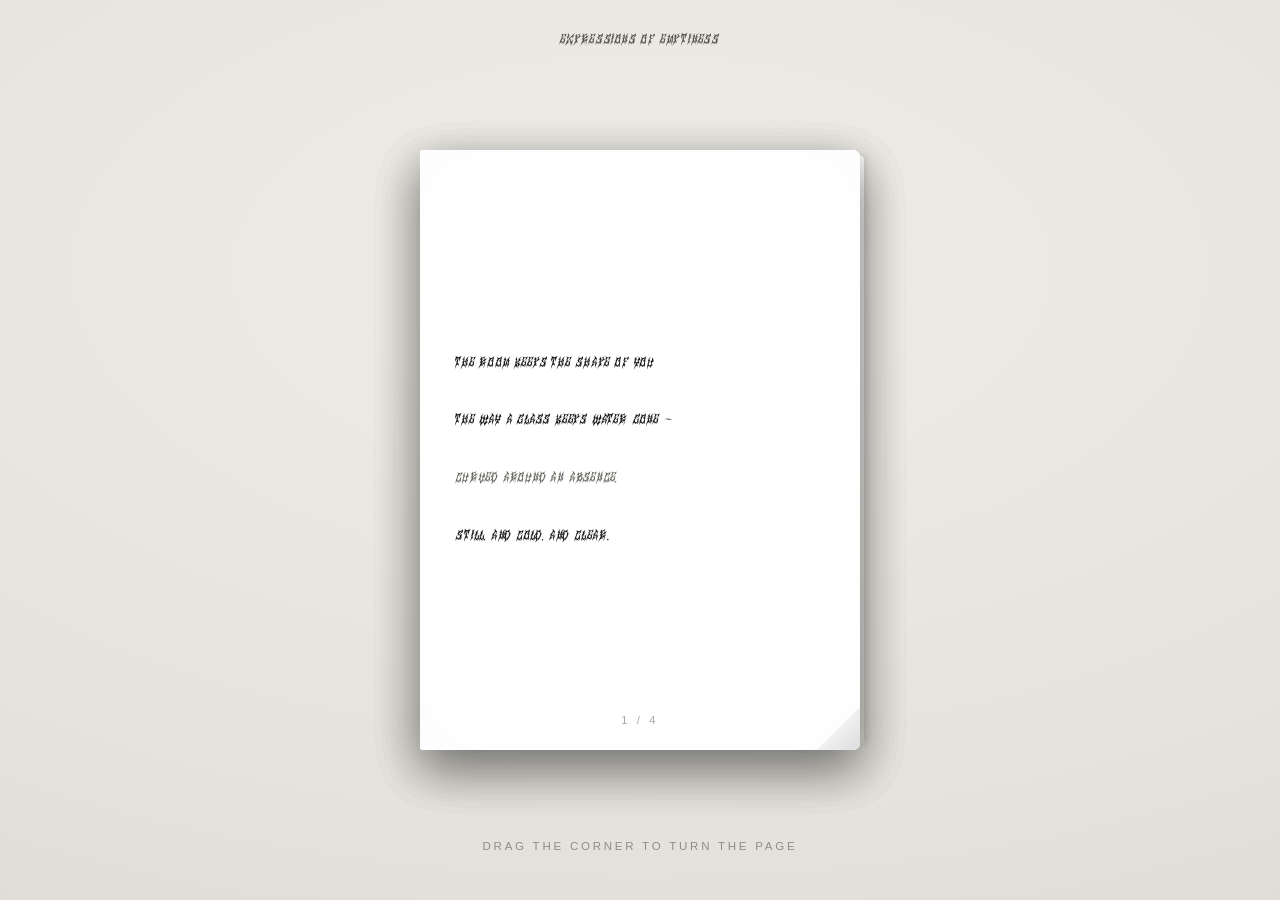
<file: mockups/notebook.html>
<!DOCTYPE html>
<html lang="en">
<head>
<meta charset="utf-8">
<meta name="viewport" content="width=device-width, initial-scale=1">
<title>expressions of emptiness — notebook</title>
<style>
@font-face{font-family:"Swinger";src:url([data-uri]) format("woff2");font-weight:400;font-style:normal;font-display:swap}
@font-face{font-family:"EB Garamond";src:url([data-uri]) format("woff2");font-weight:400;font-style:normal;font-display:swap}

:root{
  --paper:#ffffff; --paper-back:#f7f6f2; --ink:#1c1c1a; --ink-dim:#6f6d67; --faint:#a8a69f;
  --display:"Swinger","Georgia",serif;
  --sans:-apple-system,BlinkMacSystemFont,"Segoe UI","Helvetica Neue",Arial,sans-serif;
}
*{box-sizing:border-box}
html,body{margin:0;height:100%}
body{
  min-height:100svh;background:#e9e7e1;color:var(--ink);
  font-family:var(--display);
  display:flex;flex-direction:column;align-items:center;justify-content:center;
  -webkit-font-smoothing:antialiased;overflow:hidden;
  background:radial-gradient(120% 90% at 50% 30%, #efedE7 0%, #e4e2db 70%, #dcdad3 100%);
}

.scene{
  perspective:2200px; perspective-origin:50% 45%;
  width:min(92vw,440px); height:min(76vh,600px);
  display:grid; place-items:center; touch-action:none;
}
.book{
  position:relative; width:100%; height:100%;
  transform-style:preserve-3d;
}
/* the closed-book edge stack (gives the page some thickness) */
.book::before{
  content:""; position:absolute; top:6px; bottom:6px; right:-4px; width:8px;
  background:linear-gradient(#fff,#e7e5df); border-radius:0 4px 4px 0;
  box-shadow:2px 0 6px rgba(0,0,0,.12); z-index:0;
}

.leaf{
  position:absolute; inset:0; transform-origin:left center;
  transform-style:preserve-3d; transition:transform .75s cubic-bezier(.2,.72,.2,1);
  cursor:grab;
}
.leaf.dragging{transition:none;cursor:grabbing}

.face{
  position:absolute; inset:0; backface-visibility:hidden;
  background:var(--paper); border-radius:3px 7px 7px 3px;
  box-shadow:0 18px 50px rgba(0,0,0,.16), inset 0 0 70px rgba(0,0,0,.015);
  display:flex; flex-direction:column; justify-content:center;
  padding:clamp(2.2rem,7%,3.4rem);
  overflow:hidden;
}
.face.back{
  transform:rotateY(180deg); background:var(--paper-back);
  box-shadow:0 18px 50px rgba(0,0,0,.16), inset 0 0 90px rgba(0,0,0,.03);
}
/* soft shading toward the spine + a sheen that deepens as the page turns */
.face .sheen{
  position:absolute; inset:0; pointer-events:none; opacity:0;
  background:linear-gradient(90deg, rgba(0,0,0,.22), rgba(0,0,0,0) 42%);
  transition:opacity .2s linear;
}

.poem{
  font-family:var(--display); text-align:left;
  font-size:clamp(1.1rem,.9rem+.9vw,1.5rem); line-height:2.1; letter-spacing:.05em;
}
.poem p{margin:0 0 1.5rem}
.poem p:last-child{margin:0}
.poem p.dim{color:var(--ink-dim)}

.folio{
  position:absolute; left:0; right:0; bottom:clamp(1rem,4%,1.6rem);
  text-align:center; font-family:var(--sans); font-size:.7rem; letter-spacing:.28em;
  color:var(--faint);
}

/* dog-ear on the current (top) page inviting a drag */
.leaf.current .front::after{
  content:""; position:absolute; right:0; bottom:0; width:44px; height:44px;
  background:linear-gradient(135deg, rgba(0,0,0,0) 50%, rgba(0,0,0,.05) 52%, rgba(0,0,0,.13));
  border-radius:0 0 7px 0; cursor:grab;
  transition:width .25s ease,height .25s ease;
}
.leaf.current .front:hover::after{width:60px;height:60px}

.hint{
  position:fixed; bottom:clamp(1.2rem,4vh,2.4rem); left:0; right:0; text-align:center;
  font-family:var(--sans); font-size:.72rem; letter-spacing:.24em; text-transform:uppercase;
  color:#8f8d86; pointer-events:none; transition:opacity .6s ease;
}
.title-tab{
  position:fixed; top:clamp(1.1rem,4vh,2rem); left:0; right:0; text-align:center;
  font-family:var(--display); font-size:1rem; letter-spacing:.05em; color:#57554f;
}

@media (prefers-reduced-motion:reduce){ .leaf{transition:transform .001s} }
</style>
</head>
<body>

  <div class="title-tab">expressions of emptiness</div>

  <div class="scene">
    <div class="book" id="book" aria-label="notebook of poems" tabindex="0"></div>
  </div>

  <p class="hint" id="hint">drag the corner to turn the page</p>

<script>
(function(){
  // PLACEHOLDER poems — one per page. Replace with your own.
  var poems=[
    [["the room keeps the shape of you"],["the way a glass keeps water gone —"],["curved around an absence,",1],["still, and cold, and clear."]],
    [["i have learned the weight of quiet."],["it is not nothing."],["it is everything,"],["held very carefully, and empty."]],
    [["some mornings i am a doorway"],["with no house attached —"],["wind moving through",1],["where a life should be."]],
    [["and still i keep the light on."],["not for anyone."],["just to see"],["the shape of the dark."]]
  ];

  var book=document.getElementById('book'), hint=document.getElementById('hint');
  var total=poems.length, current=0, leaves=[];

  poems.forEach(function(lines,i){
    var leaf=document.createElement('div'); leaf.className='leaf'; leaf.dataset.i=i;
    var front=document.createElement('div'); front.className='face front';
    var sh1=document.createElement('div'); sh1.className='sheen'; front.appendChild(sh1);
    var art=document.createElement('div'); art.className='poem';
    lines.forEach(function(l){var p=document.createElement('p');p.textContent=l[0];if(l[1])p.className='dim';art.appendChild(p);});
    front.appendChild(art);
    var fol=document.createElement('span'); fol.className='folio'; fol.textContent=(i+1)+' / '+total; front.appendChild(fol);
    var back=document.createElement('div'); back.className='face back';
    var sh2=document.createElement('div'); sh2.className='sheen'; back.appendChild(sh2);
    leaf.appendChild(front); leaf.appendChild(back);
    book.appendChild(leaf); leaves.push(leaf);
  });

  function sheen(leaf,a){ // a: 0..180
    var t=Math.sin(Math.max(0,Math.min(180,a))*Math.PI/180);
    var s=leaf.querySelectorAll('.sheen'); s.forEach(function(el){el.style.opacity=t*0.9;});
  }
  function layout(){
    leaves.forEach(function(leaf,i){
      var turned=i<current;
      leaf.style.transition=''; // ensure animated
      leaf.style.transform='rotateY('+(turned?-180:0)+'deg)';
      leaf.style.zIndex=turned? i : (total-i);
      leaf.classList.toggle('current', i===current);
      sheen(leaf,0);
    });
    hint.style.opacity = current>0 ? 0 : 1;
  }
  layout();

  var drag=null;
  book.addEventListener('pointerdown',function(e){
    var r=book.getBoundingClientRect(), mid=r.left+r.width/2;
    if(e.clientX>=mid && current<total-1){ drag={leaf:leaves[current],dir:'fwd',r:r,p:0,moved:false}; }
    else if(e.clientX<mid && current>0){ drag={leaf:leaves[current-1],dir:'back',r:r,p:0,moved:false}; }
    else return;
    drag.leaf.classList.add('dragging'); drag.leaf.style.zIndex=999; drag.startX=e.clientX;
    try{book.setPointerCapture(e.pointerId);}catch(_){}
    e.preventDefault();
  });
  book.addEventListener('pointermove',function(e){
    if(!drag) return;
    if(Math.abs(e.clientX-drag.startX)>4) drag.moved=true;
    var r=drag.r, angle, p;
    if(drag.dir==='fwd'){ p=(r.right-e.clientX)/r.width; }
    else { p=(e.clientX-r.left)/r.width; }
    p=Math.max(0,Math.min(1,p)); drag.p=p;
    angle=(drag.dir==='fwd')? -180*p : (-180+180*p);
    drag.leaf.style.transform='rotateY('+angle+'deg)';
    sheen(drag.leaf, Math.abs(angle));
  });
  function endDrag(){
    if(!drag) return;
    var leaf=drag.leaf; leaf.classList.remove('dragging'); leaf.style.zIndex='';
    var complete = drag.moved ? (drag.p>0.5) : true; // a tap completes the turn
    if(complete){ if(drag.dir==='fwd') current++; else current--; }
    drag=null; layout();
  }
  book.addEventListener('pointerup',endDrag);
  book.addEventListener('pointercancel',endDrag);

  book.addEventListener('keydown',function(e){
    if(e.key==='ArrowRight'||e.key===' '){ if(current<total-1){current++;layout();} e.preventDefault(); }
    else if(e.key==='ArrowLeft'){ if(current>0){current--;layout();} e.preventDefault(); }
  });
})();
</script>
</body>
</html>
</file>
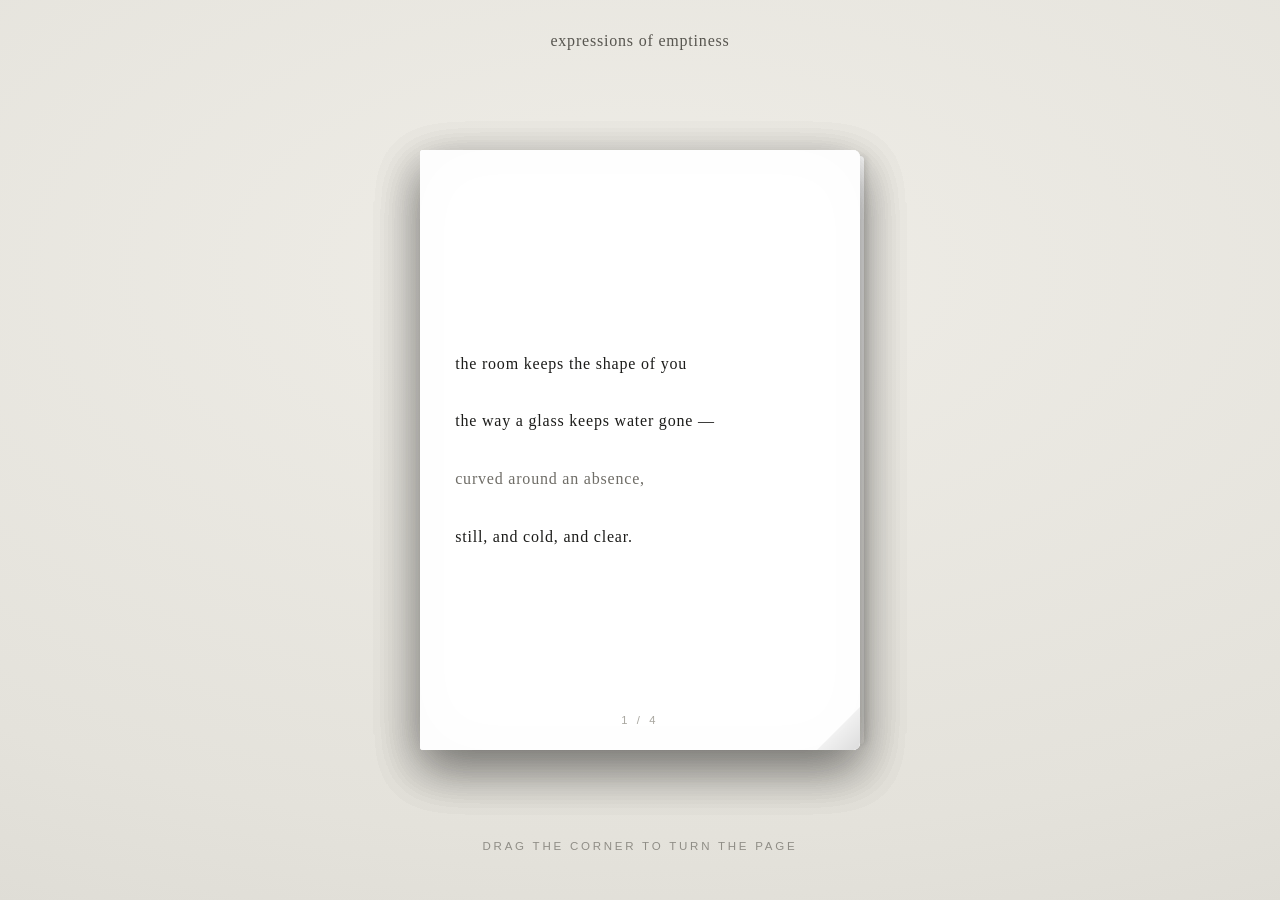
<file: mockups/notebook.src.html>
<!DOCTYPE html>
<html lang="en">
<head>
<meta charset="utf-8">
<meta name="viewport" content="width=device-width, initial-scale=1">
<title>expressions of emptiness — notebook</title>
<style>
@font-face{font-family:"Swinger";src:url([data-uri]) format("woff2");font-weight:400;font-style:normal;font-display:swap}
@font-face{font-family:"EB Garamond";src:url([data-uri]) format("woff2");font-weight:400;font-style:normal;font-display:swap}

:root{
  --paper:#ffffff; --paper-back:#f7f6f2; --ink:#1c1c1a; --ink-dim:#6f6d67; --faint:#a8a69f;
  --display:"Swinger","Georgia",serif;
  --sans:-apple-system,BlinkMacSystemFont,"Segoe UI","Helvetica Neue",Arial,sans-serif;
}
*{box-sizing:border-box}
html,body{margin:0;height:100%}
body{
  min-height:100svh;background:#e9e7e1;color:var(--ink);
  font-family:var(--display);
  display:flex;flex-direction:column;align-items:center;justify-content:center;
  -webkit-font-smoothing:antialiased;overflow:hidden;
  background:radial-gradient(120% 90% at 50% 30%, #efedE7 0%, #e4e2db 70%, #dcdad3 100%);
}

.scene{
  perspective:2200px; perspective-origin:50% 45%;
  width:min(92vw,440px); height:min(76vh,600px);
  display:grid; place-items:center; touch-action:none;
}
.book{
  position:relative; width:100%; height:100%;
  transform-style:preserve-3d;
}
/* the closed-book edge stack (gives the page some thickness) */
.book::before{
  content:""; position:absolute; top:6px; bottom:6px; right:-4px; width:8px;
  background:linear-gradient(#fff,#e7e5df); border-radius:0 4px 4px 0;
  box-shadow:2px 0 6px rgba(0,0,0,.12); z-index:0;
}

.leaf{
  position:absolute; inset:0; transform-origin:left center;
  transform-style:preserve-3d; transition:transform .75s cubic-bezier(.2,.72,.2,1);
  cursor:grab;
}
.leaf.dragging{transition:none;cursor:grabbing}

.face{
  position:absolute; inset:0; backface-visibility:hidden;
  background:var(--paper); border-radius:3px 7px 7px 3px;
  box-shadow:0 18px 50px rgba(0,0,0,.16), inset 0 0 70px rgba(0,0,0,.015);
  display:flex; flex-direction:column; justify-content:center;
  padding:clamp(2.2rem,7%,3.4rem);
  overflow:hidden;
}
.face.back{
  transform:rotateY(180deg); background:var(--paper-back);
  box-shadow:0 18px 50px rgba(0,0,0,.16), inset 0 0 90px rgba(0,0,0,.03);
}
/* soft shading toward the spine + a sheen that deepens as the page turns */
.face .sheen{
  position:absolute; inset:0; pointer-events:none; opacity:0;
  background:linear-gradient(90deg, rgba(0,0,0,.22), rgba(0,0,0,0) 42%);
  transition:opacity .2s linear;
}

.poem{
  font-family:var(--display); text-align:left;
  font-size:clamp(1.1rem,.9rem+.9vw,1.5rem); line-height:2.1; letter-spacing:.05em;
}
.poem p{margin:0 0 1.5rem}
.poem p:last-child{margin:0}
.poem p.dim{color:var(--ink-dim)}

.folio{
  position:absolute; left:0; right:0; bottom:clamp(1rem,4%,1.6rem);
  text-align:center; font-family:var(--sans); font-size:.7rem; letter-spacing:.28em;
  color:var(--faint);
}

/* dog-ear on the current (top) page inviting a drag */
.leaf.current .front::after{
  content:""; position:absolute; right:0; bottom:0; width:44px; height:44px;
  background:linear-gradient(135deg, rgba(0,0,0,0) 50%, rgba(0,0,0,.05) 52%, rgba(0,0,0,.13));
  border-radius:0 0 7px 0; cursor:grab;
  transition:width .25s ease,height .25s ease;
}
.leaf.current .front:hover::after{width:60px;height:60px}

.hint{
  position:fixed; bottom:clamp(1.2rem,4vh,2.4rem); left:0; right:0; text-align:center;
  font-family:var(--sans); font-size:.72rem; letter-spacing:.24em; text-transform:uppercase;
  color:#8f8d86; pointer-events:none; transition:opacity .6s ease;
}
.title-tab{
  position:fixed; top:clamp(1.1rem,4vh,2rem); left:0; right:0; text-align:center;
  font-family:var(--display); font-size:1rem; letter-spacing:.05em; color:#57554f;
}

@media (prefers-reduced-motion:reduce){ .leaf{transition:transform .001s} }
</style>
</head>
<body>

  <div class="title-tab">expressions of emptiness</div>

  <div class="scene">
    <div class="book" id="book" aria-label="notebook of poems" tabindex="0"></div>
  </div>

  <p class="hint" id="hint">drag the corner to turn the page</p>

<script>
(function(){
  // PLACEHOLDER poems — one per page. Replace with your own.
  var poems=[
    [["the room keeps the shape of you"],["the way a glass keeps water gone —"],["curved around an absence,",1],["still, and cold, and clear."]],
    [["i have learned the weight of quiet."],["it is not nothing."],["it is everything,"],["held very carefully, and empty."]],
    [["some mornings i am a doorway"],["with no house attached —"],["wind moving through",1],["where a life should be."]],
    [["and still i keep the light on."],["not for anyone."],["just to see"],["the shape of the dark."]]
  ];

  var book=document.getElementById('book'), hint=document.getElementById('hint');
  var total=poems.length, current=0, leaves=[];

  poems.forEach(function(lines,i){
    var leaf=document.createElement('div'); leaf.className='leaf'; leaf.dataset.i=i;
    var front=document.createElement('div'); front.className='face front';
    var sh1=document.createElement('div'); sh1.className='sheen'; front.appendChild(sh1);
    var art=document.createElement('div'); art.className='poem';
    lines.forEach(function(l){var p=document.createElement('p');p.textContent=l[0];if(l[1])p.className='dim';art.appendChild(p);});
    front.appendChild(art);
    var fol=document.createElement('span'); fol.className='folio'; fol.textContent=(i+1)+' / '+total; front.appendChild(fol);
    var back=document.createElement('div'); back.className='face back';
    var sh2=document.createElement('div'); sh2.className='sheen'; back.appendChild(sh2);
    leaf.appendChild(front); leaf.appendChild(back);
    book.appendChild(leaf); leaves.push(leaf);
  });

  function sheen(leaf,a){ // a: 0..180
    var t=Math.sin(Math.max(0,Math.min(180,a))*Math.PI/180);
    var s=leaf.querySelectorAll('.sheen'); s.forEach(function(el){el.style.opacity=t*0.9;});
  }
  function layout(){
    leaves.forEach(function(leaf,i){
      var turned=i<current;
      leaf.style.transition=''; // ensure animated
      leaf.style.transform='rotateY('+(turned?-180:0)+'deg)';
      leaf.style.zIndex=turned? i : (total-i);
      leaf.classList.toggle('current', i===current);
      sheen(leaf,0);
    });
    hint.style.opacity = current>0 ? 0 : 1;
  }
  layout();

  var drag=null;
  book.addEventListener('pointerdown',function(e){
    var r=book.getBoundingClientRect(), mid=r.left+r.width/2;
    if(e.clientX>=mid && current<total-1){ drag={leaf:leaves[current],dir:'fwd',r:r,p:0,moved:false}; }
    else if(e.clientX<mid && current>0){ drag={leaf:leaves[current-1],dir:'back',r:r,p:0,moved:false}; }
    else return;
    drag.leaf.classList.add('dragging'); drag.leaf.style.zIndex=999; drag.startX=e.clientX;
    try{book.setPointerCapture(e.pointerId);}catch(_){}
    e.preventDefault();
  });
  book.addEventListener('pointermove',function(e){
    if(!drag) return;
    if(Math.abs(e.clientX-drag.startX)>4) drag.moved=true;
    var r=drag.r, angle, p;
    if(drag.dir==='fwd'){ p=(r.right-e.clientX)/r.width; }
    else { p=(e.clientX-r.left)/r.width; }
    p=Math.max(0,Math.min(1,p)); drag.p=p;
    angle=(drag.dir==='fwd')? -180*p : (-180+180*p);
    drag.leaf.style.transform='rotateY('+angle+'deg)';
    sheen(drag.leaf, Math.abs(angle));
  });
  function endDrag(){
    if(!drag) return;
    var leaf=drag.leaf; leaf.classList.remove('dragging'); leaf.style.zIndex='';
    var complete = drag.moved ? (drag.p>0.5) : true; // a tap completes the turn
    if(complete){ if(drag.dir==='fwd') current++; else current--; }
    drag=null; layout();
  }
  book.addEventListener('pointerup',endDrag);
  book.addEventListener('pointercancel',endDrag);

  book.addEventListener('keydown',function(e){
    if(e.key==='ArrowRight'||e.key===' '){ if(current<total-1){current++;layout();} e.preventDefault(); }
    else if(e.key==='ArrowLeft'){ if(current>0){current--;layout();} e.preventDefault(); }
  });
})();
</script>
</body>
</html>
</file>
<file: styles.css>
/* =========================================================================
   expressions of emptiness — the notebook
   A black-and-red notebook in the dark. Drag the corner to turn the page.
   Everything set in Swinger.

   Palette + principles borrowed from MiG's tokens.css ("a notebook in the
   dark. lowercase chrome, hairline rules, one oxblood accent that means
   confirm and advance"). Values copied from
   MiG/mig-app.github.io/tokens.css — oxblood is #bf382b, never #C0392B.
   One accent only; do not add a second.
   ========================================================================= */

@font-face {
  font-family: "Swinger";
  src: url("fonts/Swinger.woff2") format("woff2"),
       url("fonts/Swinger.woff") format("woff");
  font-weight: 400; font-style: normal; font-display: swap;
}
/* kept available; unused on the page by request */
@font-face {
  font-family: "EB Garamond";
  src: url("fonts/ebgaramond-regular.woff2") format("woff2");
  font-weight: 400; font-style: normal; font-display: swap;
}

:root {
  /* the dark room (MiG surfaces) */
  --ground:   #14130f;
  --card:     #1f1d18;
  --panel:    #262320;
  --hairline: #36312a;
  --floor:    #0a0907;

  /* the single accent */
  --oxblood:        #bf382b;
  --oxblood-bright: #e04434;
  --oxblood-wash:   #2a1715;

  /* text on dark, bright to dim */
  --near-white: #f5f3ec;
  --gloss:      #a8a69d;
  --dim:        #8a8880;
  --muted:      #6e6b64;

  /* the pages themselves stay paper */
  --paper:      #fffdf6;
  --paper-back: #f6f4ec;
  --ink:        #1c1c1a;
  --ink-dim:    #6f6d67;

  --display: "Swinger", "Georgia", serif;

  /* motion (MiG) */
  --ease: cubic-bezier(0.2, 0.7, 0.2, 1);

  /* the room + chrome — these flip with the lights. The notebook itself
     (cover, paper, oxblood) is an object and stays the same in any light. */
  --room: #14130f;
  --room-glow: rgba(245, 243, 236, 0.045);
  --chrome-hi: #f5f3ec;
  --chrome-dim: #8a8880;
  --chrome-mut: #6e6b64;
  --pane-bg: rgba(20, 19, 15, 0.92);
  --pane-line: #36312a;
  --pane-hover: rgba(255, 255, 255, 0.04);
  --pencil-ink: #9b988e;
}

:root[data-theme="light"] {
  --room: #e8e5dd;
  --room-glow: rgba(20, 19, 15, 0.04);
  --chrome-hi: #1f1d18;
  --chrome-dim: #5f5c54;
  --chrome-mut: #8f8c82;
  --pane-bg: rgba(240, 237, 229, 0.94);
  --pane-line: #d6d2c6;
  --pane-hover: rgba(0, 0, 0, 0.04);
}

* { box-sizing: border-box; }
html, body { margin: 0; height: 100%; }
body {
  min-height: 100svh;
  display: flex; flex-direction: column; align-items: center;
  background:
    radial-gradient(90% 70% at 50% 18%, var(--room-glow), transparent 62%),
    var(--room);
  color: var(--chrome-hi);
  font-family: var(--display);
  -webkit-font-smoothing: antialiased;
  overflow: hidden;
  transition: background 400ms var(--ease);
}
/* the contents pane claims the left edge on wide screens */
@media (min-width: 701px) {
  body { padding-left: 15.5rem; }
  .tabs { display: none; }
}
/* film grain so the dark reads as a surface, not a void of pixels */
body::before {
  content: "";
  position: fixed; inset: 0;
  pointer-events: none;
  z-index: 0;
  opacity: 0.05;
  background-image: url("data:image/svg+xml,%3Csvg xmlns='http://www.w3.org/2000/svg' width='160' height='160'%3E%3Cfilter id='n'%3E%3CfeTurbulence type='fractalNoise' baseFrequency='0.9' numOctaves='2' stitchTiles='stitch'/%3E%3C/filter%3E%3Crect width='160' height='160' filter='url(%23n)' opacity='1'/%3E%3C/svg%3E");
}
.book-wrap, .pager { position: relative; z-index: 1; }

/* the book */
.book-wrap {
  flex: 1;
  width: 100%;
  display: grid; place-items: center;
  padding: clamp(0.8rem, 2.5vh, 1.6rem) 1rem;
  min-height: 0;
}
/* the library measures #book's parent to pick portrait vs landscape.
   Wide enough for a two-page spread on desktop (cover alone, then both
   sides of the open book); narrow viewports fall back to one page. */
/* the height term keeps the whole book inside the viewport —
   the page itself must never scroll */
.book-col { width: min(94vw, 56rem, calc((100svh - 5rem) * 1.45)); }
#book { touch-action: none; }

/* pages */
.page {
  background: var(--paper);
  color: var(--ink);
  border: 1px solid rgba(0,0,0,0.18);
  border-radius: 2px 6px 6px 2px;
  overflow: hidden;
}
.page .inner {
  height: 100%;
  display: flex; flex-direction: column; justify-content: center;
  padding: clamp(1.8rem, 7%, 3rem);
  position: relative;
}
.page.-back { background: var(--paper-back); }

.poem {
  text-align: left;
  font-size: clamp(1rem, 0.85rem + 0.8vw, 1.45rem);
  line-height: 2.1;
  letter-spacing: 0.05em;
}
.poem p { margin: 0 0 1.5rem; }
.poem p:last-child { margin: 0; }
.poem p.dim { color: var(--ink-dim); }

.folio {
  position: absolute; left: 0; right: 0; bottom: clamp(0.9rem, 4%, 1.4rem);
  text-align: center;
  font-size: 0.8rem; letter-spacing: 0.2em;
  color: #b5b3aa;
}

/* ---- the cover: black notebook, oxblood spine band. Flat, matte. ---- */
.cover {
  background:
    linear-gradient(90deg, var(--oxblood) 0, var(--oxblood) 14px, transparent 14px),
    var(--card);
  border: 1px solid var(--hairline);
  border-radius: 2px 8px 8px 2px;
}
.cover .inner { justify-content: center; text-align: center; }
.cover .mark {
  font-size: clamp(1.7rem, 5vw, 2.6rem);
  line-height: 1.15; letter-spacing: 0.03em;
  color: var(--near-white);
  display: grid; gap: 0.1em;
}
.cover .mark .of { font-size: 0.45em; color: var(--gloss); }
.cover .open-hint {
  margin-top: 3rem;
  font-size: 0.85rem; letter-spacing: 0.18em;
  color: var(--oxblood-bright);   /* the accent means "advance" */
}

/* back faces of the cover leaf stay dark */
.cover.-back, .page.cover.-back { background: var(--card); }

/* ---- last leaf: the links (accent = advance) ---- */
.endpage {
  background:
    linear-gradient(270deg, var(--oxblood) 0, var(--oxblood) 10px, transparent 10px),
    var(--card);
  border: 1px solid var(--hairline);
  color: var(--near-white);
}
.endpage .inner { text-align: center; justify-content: center; }
.endpage nav { display: grid; gap: 1.6rem; font-size: clamp(1.1rem, 2.5vw, 1.5rem); }
.endpage a {
  color: var(--near-white); text-decoration: none;
  transition: color 220ms var(--ease);
}
.endpage a:hover, .endpage a:focus-visible { color: var(--oxblood-bright); outline: none; }
.endpage .fin {
  margin-top: 3.2rem;
  font-size: 0.8rem; letter-spacing: 0.24em;
  color: var(--muted);
}

/* matte paper: soften the library's flip-gloss gradients */
.stf__item .stf__shadow,
.stf__item [class*="shadow"] { opacity: 0.5; }

/* signature under an entry */
.sig { margin: 1.6rem 0 0; font-size: 0.85rem; letter-spacing: 0.08em; color: var(--ink-dim); }

/* blank pages, waiting to be filled */
.blankpage .waiting {
  text-align: center;
  font-size: 0.95rem; letter-spacing: 0.14em;
  color: #c9c7be;
}

/* the write-in page */
.formkick { margin: 0 0 1.4rem; font-size: 1.05rem; letter-spacing: 0.08em; color: var(--ink-dim); text-align: center; }
.fillform { display: grid; gap: 0.8rem; }
.fillform textarea, .fillform input[type="text"] {
  font-family: var(--display);
  font-size: 1rem; letter-spacing: 0.04em; line-height: 1.9;
  color: var(--ink);
  background: transparent;
  border: 0; border-bottom: 1px solid #d8d5cb;
  padding: 0.4rem 0.1rem;
  resize: none; width: 100%;
}
.fillform textarea:focus, .fillform input:focus { outline: none; border-bottom-color: var(--oxblood); }
.formrow { display: flex; align-items: center; justify-content: space-between; }
.fcount { font-size: 0.75rem; letter-spacing: 0.12em; color: #b5b3aa; }
.fillform button {
  all: unset; cursor: pointer;
  font-size: 0.95rem; letter-spacing: 0.1em;
  color: var(--oxblood);
  padding: 0.3rem 0.2rem;
  transition: color 220ms var(--ease);
}
.fillform button:hover, .fillform button:focus-visible { color: var(--oxblood-bright); }
.fillform button[disabled] { color: #b5b3aa; cursor: default; }
.fnote { min-height: 1.2em; margin: 0; font-size: 0.85rem; letter-spacing: 0.06em; color: var(--ink-dim); text-align: center; }

/* shelf */
.shelf { display: grid; gap: 1.1rem; margin-top: 0.6rem; }
.shelf a, .backlink { color: var(--ink); text-decoration: none; border-bottom: 1px solid #d8d5cb; padding-bottom: 2px; transition: color 220ms var(--ease); }
.shelf a:hover, .backlink:hover { color: var(--oxblood); }
.backlink { display: inline-block; margin-top: 2rem; font-size: 0.9rem; color: var(--ink-dim); }

/* data failed to load */
.bookerror { color: var(--muted); font-size: 0.95rem; letter-spacing: 0.08em; display: grid; place-items: center; min-height: 40vh; }

/* ---- the contents pane (study mode) ---- */
.pane {
  position: fixed; left: 0; top: 0; bottom: 0; width: 15.5rem;
  z-index: 30;
  background: var(--pane-bg);
  border-right: 1px solid var(--pane-line);
  padding: 1.5rem 1.1rem 1.1rem;
  display: flex; flex-direction: column; gap: 0.15rem;
  transition: transform 380ms var(--ease);
  overflow-y: auto;
}
.pane .ttl { color: var(--chrome-dim); font-size: 0.78rem; letter-spacing: 0.12em; margin: 0 0 1rem; line-height: 1.6; }
.pane a, .pane .row {
  display: block; text-decoration: none; cursor: pointer;
  color: var(--chrome-dim); font-size: 0.84rem; letter-spacing: 0.05em;
  padding: 0.38rem 0.5rem; border-radius: 6px; line-height: 1.5;
  transition: color 180ms var(--ease), background 180ms var(--ease);
}
.pane a:hover { color: var(--chrome-hi); background: var(--pane-hover); }
.pane a.on { color: var(--chrome-hi); border-left: 2px solid var(--oxblood); border-radius: 0 6px 6px 0; background: rgba(191,56,43,0.07); }
.pane a .pg { color: var(--chrome-mut); font-size: 0.7rem; margin-right: 0.5em; }
.pane a.live, .pane a.live .pg { color: var(--oxblood-bright); }
.pane .gap { flex: 1; min-height: 1rem; }
.pane .presence {
  color: var(--chrome-dim); font-size: 0.76rem; letter-spacing: 0.06em;
  padding: 0.6rem 0.2rem 0.4rem; border-top: 1px solid var(--pane-line); margin: 0;
}
.presence .dot { display: inline-block; width: 7px; height: 7px; border-radius: 50%; background: var(--oxblood-bright); margin-right: 0.5em; animation: pulse 2.4s ease-in-out infinite; }
@keyframes pulse { 0%,100% { opacity: .45 } 50% { opacity: 1 } }
.pane .paneops { display: flex; gap: 0.9rem; padding-top: 0.2rem; }
.pane .paneops button {
  all: unset; cursor: pointer; color: var(--chrome-mut);
  font-family: var(--display); font-size: 0.76rem; letter-spacing: 0.1em;
  padding: 0.3rem 0.2rem; transition: color 180ms var(--ease);
}
.pane .paneops button:hover { color: var(--oxblood-bright); }

/* corner presence (mobile only — desktop presence lives in the pane) */
.corner { position: fixed; top: 1rem; z-index: 30; font-size: 0.76rem; letter-spacing: 0.1em; }
.corner.right { right: 1.2rem; color: var(--chrome-dim); }
@media (min-width: 701px) { .corner.right { display: none; } }
@media (max-width: 700px) { .pane { display: none !important; } }

/* ---- the live page ---- */
.ghostline { text-align: center; color: #b5b3aa; font-size: 0.72rem; letter-spacing: 0.16em; margin: 0 0 1.4rem; }
.ghostline b { color: var(--oxblood); font-weight: 400; }
.pencil { color: var(--pencil-ink); font-size: clamp(1rem, 0.85rem + 0.8vw, 1.45rem); line-height: 2.1; letter-spacing: 0.05em; white-space: pre-wrap; word-break: break-word; }
.caret { display: inline-block; width: 2px; height: 1em; background: var(--oxblood-bright); vertical-align: text-bottom; margin-left: 1px; animation: blink 1.1s steps(1) infinite; }
@keyframes blink { 50% { opacity: 0 } }
.liveedit {
  font-family: var(--display);
  font-size: clamp(0.95rem, 0.8rem + 0.7vw, 1.25rem);
  line-height: 2; letter-spacing: 0.05em;
  color: var(--ink); background: transparent; border: 0; outline: none;
  width: 100%; min-height: 4rem; resize: none; padding: 0;
  overflow: hidden;   /* autosizes to content — never a scrollbar */
}
/* long entries settle into a smaller hand so the page never scrolls */
.poem.long { font-size: clamp(0.85rem, 0.72rem + 0.6vw, 1.05rem); line-height: 1.8; }
.poem.long p { margin-bottom: 1rem; }
.pencil.long { font-size: clamp(0.85rem, 0.72rem + 0.6vw, 1.05rem); line-height: 1.8; }
.livesign {
  font-family: var(--display); font-size: 0.95rem; letter-spacing: 0.05em;
  color: var(--ink-dim); background: transparent;
  border: 0; border-bottom: 1px solid #d8d5cb; outline: none;
  width: 60%; margin-top: 1rem; padding: 0.3rem 0.1rem;
}
.livesign:focus { border-bottom-color: var(--oxblood); }
.setline { text-align: center; color: #c9c7be; font-size: 0.66rem; letter-spacing: 0.16em; margin-top: 1.6rem; }

/* ---- side tabs: index tabs on the fore-edge of the notebook ---- */
.book-col { position: relative; }
.tabs {
  position: absolute;
  top: 12%;
  right: 0;
  transform: translateX(calc(100% - 1px));
  display: flex; flex-direction: column; gap: 7px;
  z-index: 0;                     /* behind the pages, like real tabs */
  user-select: none;
}
.tabs button {
  all: unset;
  cursor: pointer;
  writing-mode: vertical-rl;
  font-family: var(--display);
  font-size: 0.78rem; letter-spacing: 0.12em;
  color: var(--gloss);
  background: var(--card);
  border: 1px solid var(--hairline); border-left: 0;
  border-radius: 0 6px 6px 0;
  padding: 0.7rem 0.3rem;
  transition: color 220ms var(--ease), transform 220ms var(--ease);
}
.tabs button:hover, .tabs button:focus-visible { color: var(--near-white); transform: translateX(2px); }
.tabs button.active { color: var(--near-white); border-right-color: var(--oxblood); border-right-width: 2px; }
.tabs .write { color: var(--oxblood-bright); }
.tabs .write:hover, .tabs .write:focus-visible { color: var(--oxblood-bright); }

/* narrow screens: tabs become a quiet row under the book */
@media (max-width: 700px) {
  .tabs {
    position: static; transform: none;
    flex-direction: row; justify-content: center; flex-wrap: wrap;
    margin: 0.9rem 0 0;
  }
  .tabs button {
    writing-mode: horizontal-tb;
    border: 1px solid var(--hairline);
    border-radius: 6px;
    padding: 0.3rem 0.7rem;
  }
  .tabs button.active { border-color: var(--oxblood); }
}
</file>
